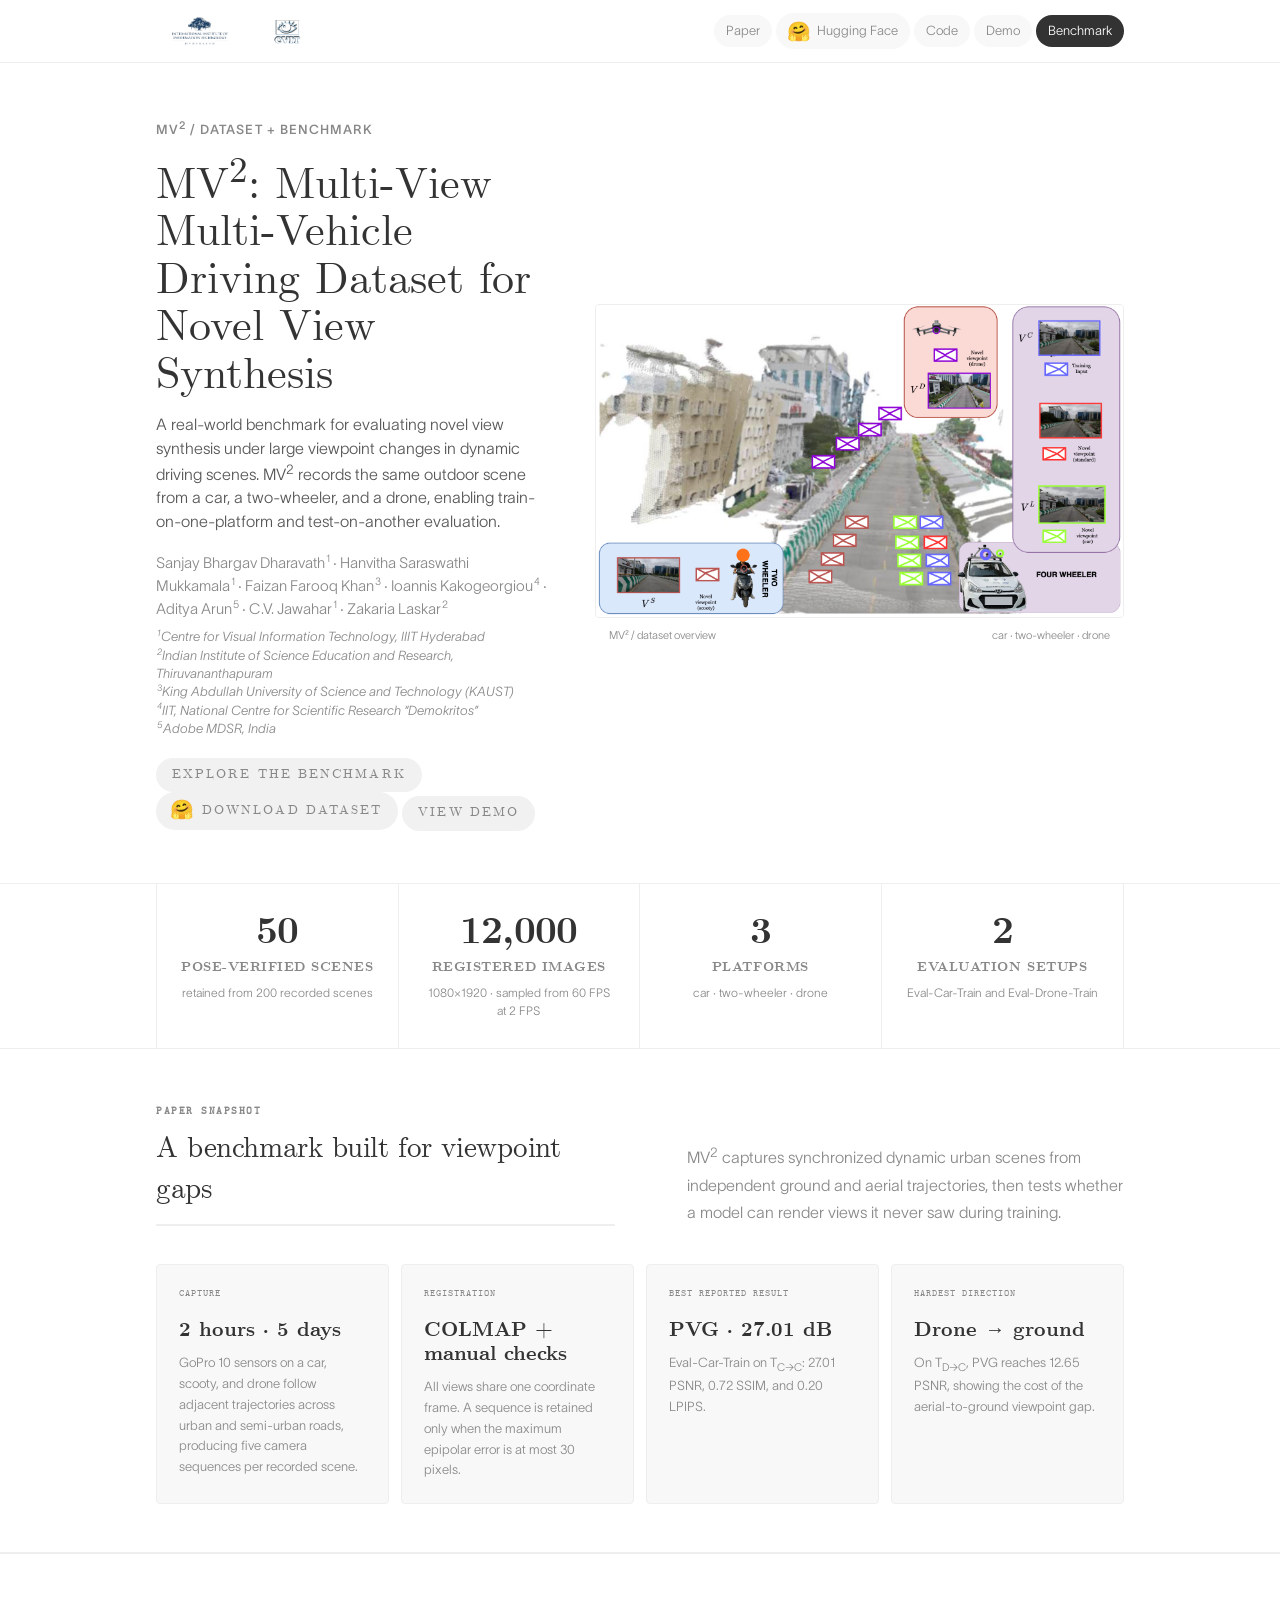
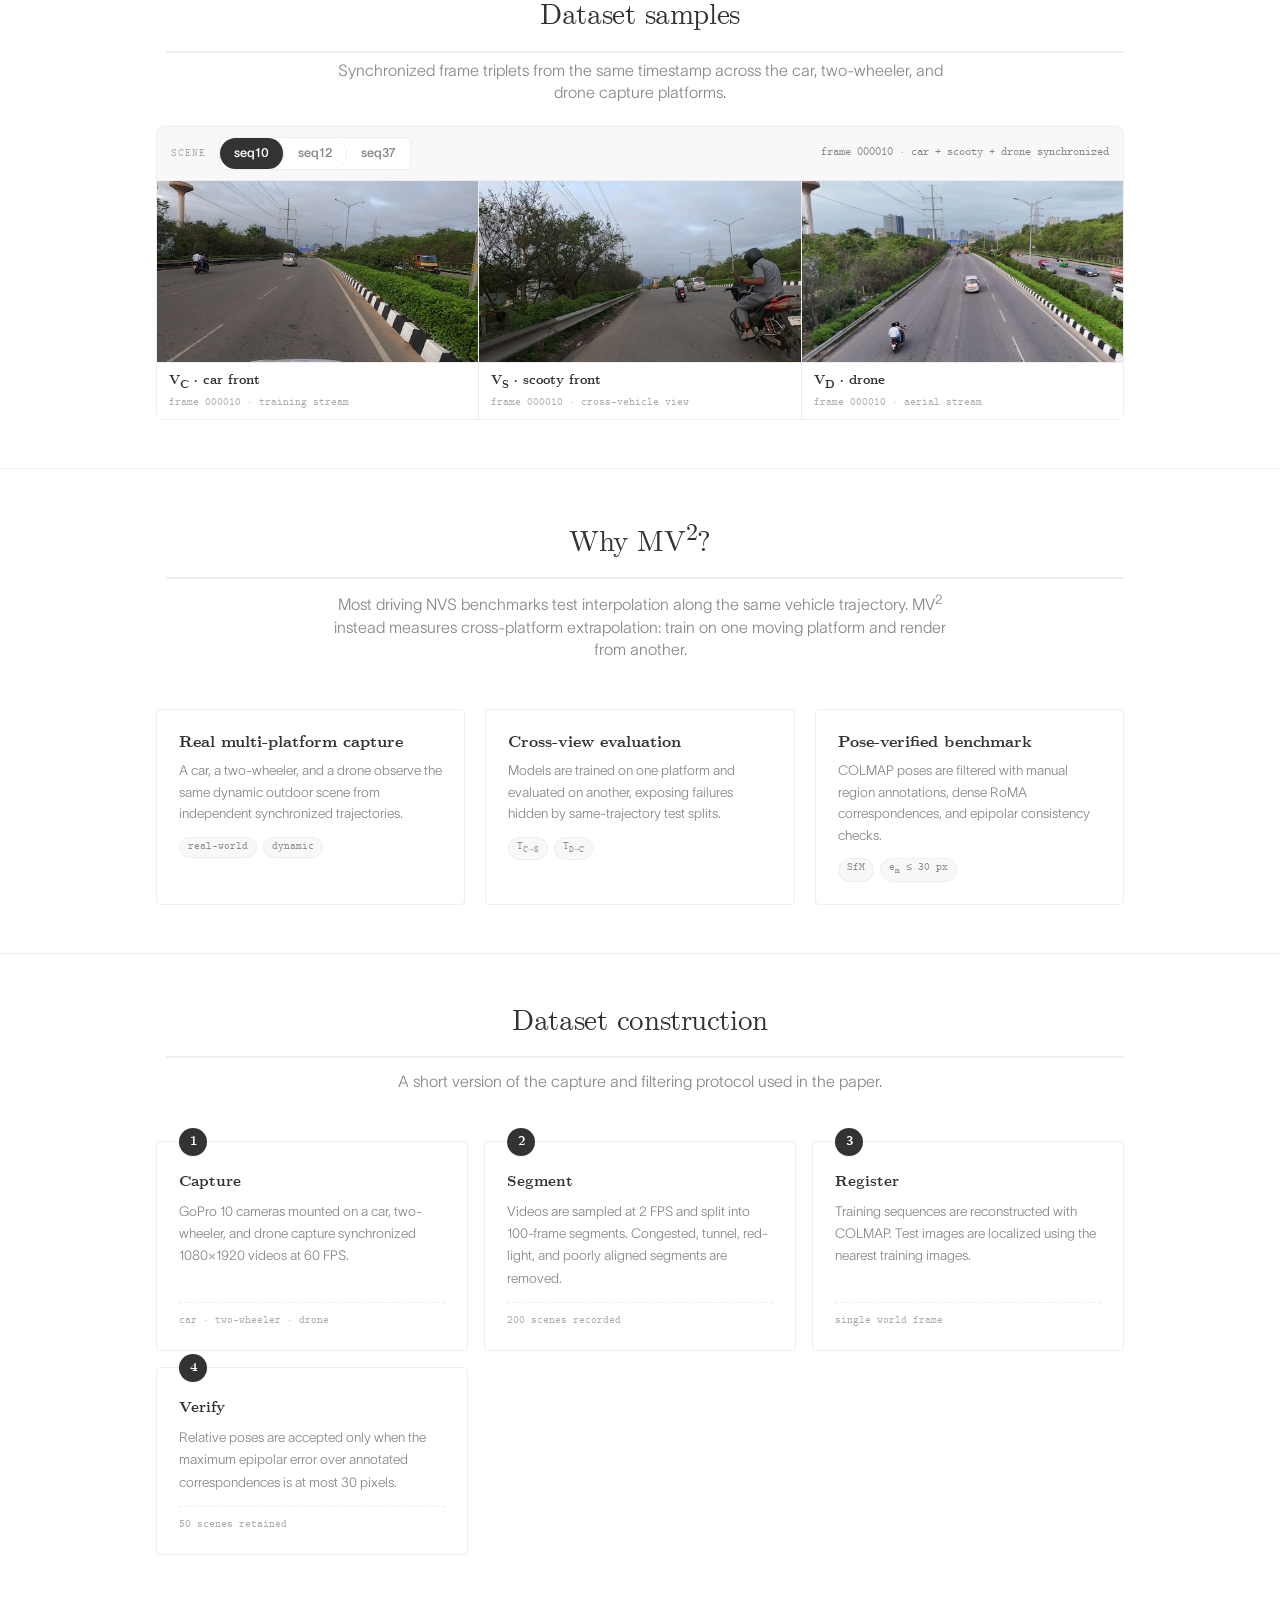
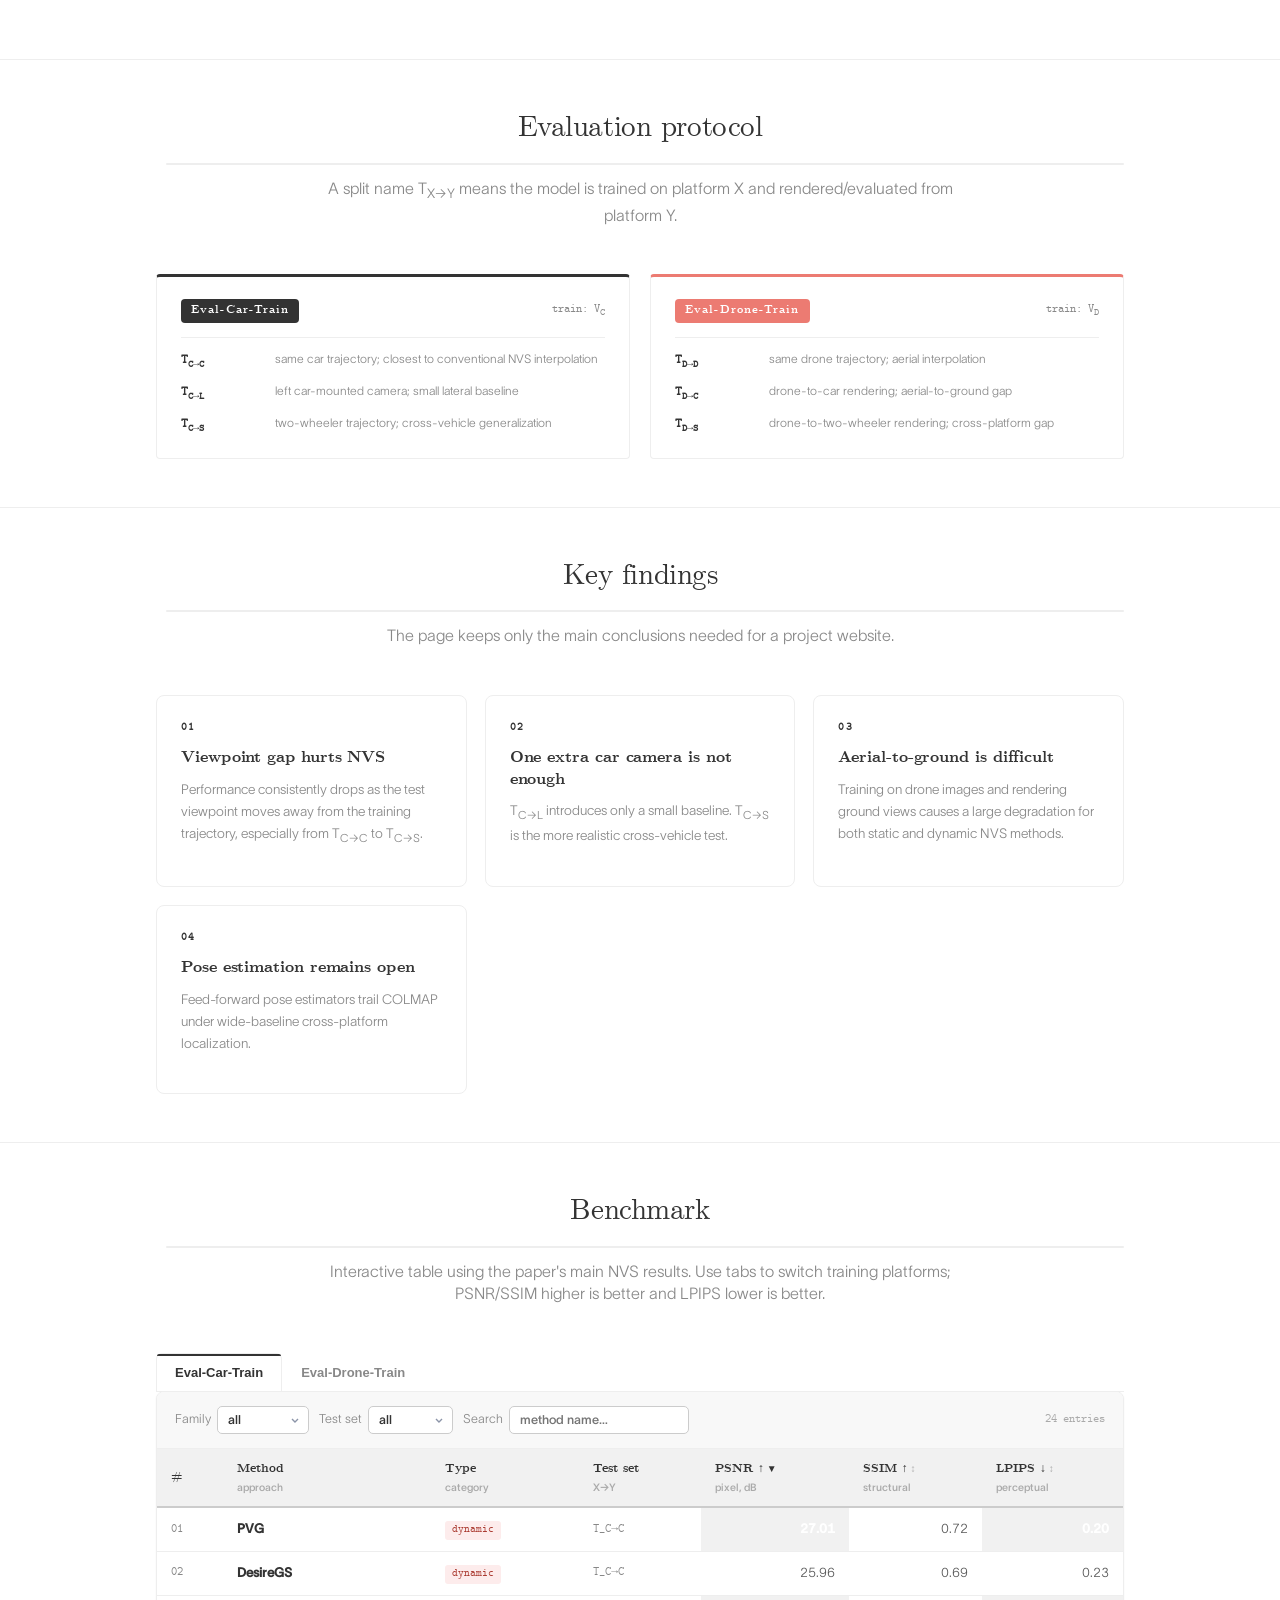
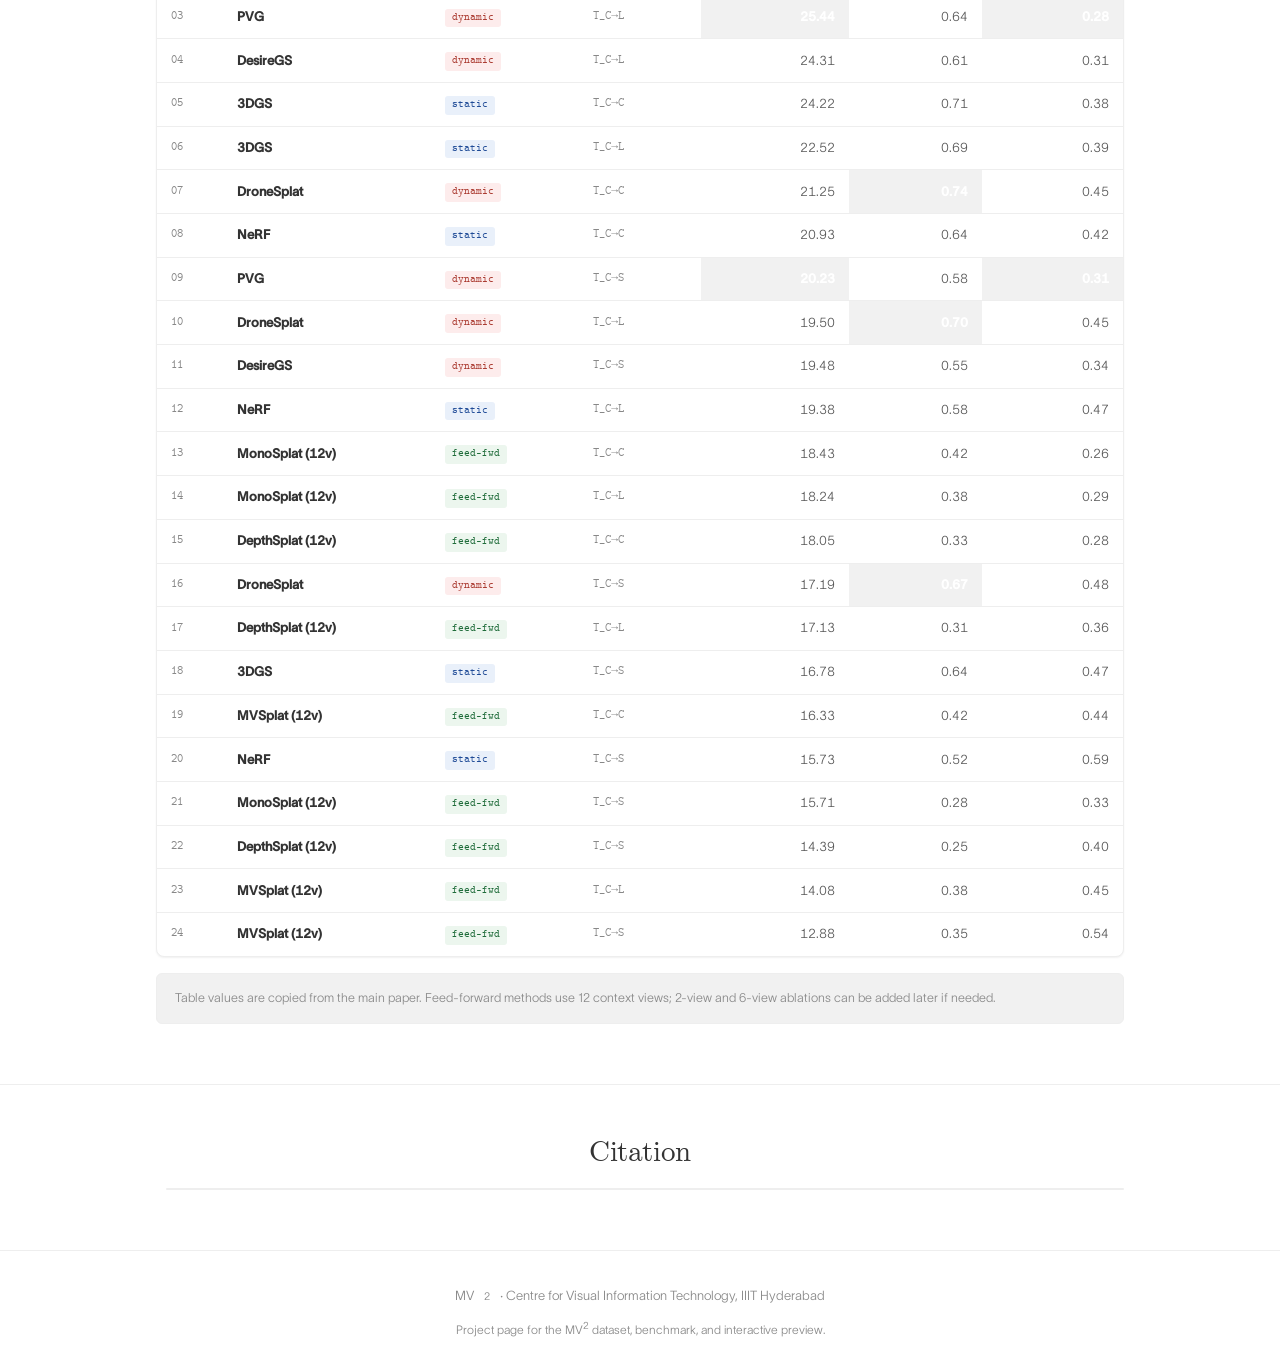
<file: index.html>
<!DOCTYPE html>
<html lang="en">
<head>
  <meta charset="UTF-8" />
  <meta name="viewport" content="width=device-width, initial-scale=1.0" />
  <title>Multi-View Multi-Vehicle Driving Dataset for Novel View Synthesis</title>
  <link rel="preload" href="assets/fonts/twk200.woff2" as="font" type="font/woff2" crossorigin>
  <link rel="preload" href="assets/fonts/cmunrm.woff2" as="font" type="font/woff2" crossorigin>
  <link rel="stylesheet" href="styles.css?v=6">
</head>
<body>

<header class="site-header">
  <div class="site-header-inner">
    <div class="affil-logos">
      <a class="affil-logo" href="https://www.iiit.ac.in/" target="_blank" rel="noopener" title="IIIT Hyderabad">
        <img src="assets/iiit-hyderabad-logo.png" alt="IIIT Hyderabad" />
      </a>
      <a class="affil-logo" href="https://cvit.iiit.ac.in/" target="_blank" rel="noopener" title="CVIT">
        <img src="assets/cvit-logo.png" alt="Centre for Visual Information Technology" />
      </a>
    </div>

    <div class="site-header-spacer"></div>

    <nav class="header-links">
      <a class="header-link" href="https://arxiv.org/pdf/2608.12442" target="_blank" rel="noopener">Paper</a>
      <!-- <a class="header-link" href="https://www.kaggle.com/datasets/sanjaybhargav810/mv2-dataset" target="_blank" rel="noopener">Dataset</a> -->
      <a class="header-link hf-link" href="https://huggingface.co/datasets/sanjay810/mv2-dataset" target="_blank" rel="noopener" title="Download MV2 from Hugging Face"><span class="hf-symbol" aria-hidden="true">🤗</span> Hugging Face</a>
      <a class="header-link" href="https://github.com/sanjay-810/MV2dataset" target="_blank" rel="noopener">Code</a>
      <a class="header-link" href="3dgs-demo.html">Demo</a>
      <a class="header-link browse" href="#benchmark">Benchmark</a>
    </nav>
  </div>
</header>

<section class="hero">
  <div class="hero-inner">
    <div class="hero-copy">
      <span class="hero-acronym">MV<sup>2</sup> / DATASET + BENCHMARK</span>
      <h1>MV<sup>2</sup>: Multi-View Multi-Vehicle Driving Dataset for Novel View Synthesis</h1>
      <p class="hero-tagline">A real-world benchmark for evaluating novel view synthesis under large viewpoint changes in dynamic driving scenes. MV<sup>2</sup> records the same outdoor scene from a car, a two-wheeler, and a drone, enabling train-on-one-platform and test-on-another evaluation.</p>
      <p class="hero-authors"><a href="https://sanjay-810.github.io/" target="_blank" rel="noopener">Sanjay Bhargav Dharavath<sup>1</sup></a> · <a href="https://scholar.google.com/citations?user=nx69V3AAAAAJ&hl=en" target="_blank" rel="noopener">Hanvitha Saraswathi Mukkamala<sup>1</sup></a> · <a href="https://faixan-khan.github.io/" target="_blank" rel="noopener">Faizan Farooq Khan<sup>3</sup></a> · <a href="https://users.iit.demokritos.gr/~i.kakogeorgiou/" target="_blank" rel="noopener">Ioannis Kakogeorgiou<sup>4</sup></a> · <a href="https://adityaarun1.github.io/" target="_blank" rel="noopener">Aditya Arun<sup>5</sup></a> · <a href="https://www.iiit.ac.in/faculty/jawahar-c-v/" target="_blank" rel="noopener">C.V. Jawahar<sup>1</sup></a> · <a href="https://scholar.google.com/citations?hl=en&user=kd3XIUkAAAAJ" target="_blank" rel="noopener">Zakaria Laskar<sup>2</sup></a></p>
      <div class="hero-affiliations" aria-label="Author affiliations">
        <p class="hero-affil"><sup>1</sup>Centre for Visual Information Technology, IIIT Hyderabad</p>
        <p class="hero-affil"><sup>2</sup>Indian Institute of Science Education and Research, Thiruvananthapuram</p>
        <p class="hero-affil"><sup>3</sup>King Abdullah University of Science and Technology (KAUST)</p>
        <p class="hero-affil"><sup>4</sup>IIT, National Centre for Scientific Research “Demokritos”</p>
        <p class="hero-affil"><sup>5</sup>Adobe MDSR, India</p>
      </div>

      <div class="hero-actions">
        <a class="hero-explore" href="#about">Explore the benchmark</a>
        <a class="hero-explore hero-explore-secondary hf-button" href="https://huggingface.co/datasets/sanjay810/mv2-dataset" target="_blank" rel="noopener"><span class="hf-symbol" aria-hidden="true">🤗</span> Download dataset</a>
        <a class="hero-explore hero-explore-secondary" href="3dgs-demo.html">View demo</a>
      </div>
    </div>
    <figure class="hero-visual">
      <img src="assets/mv2-overview.png" alt="MV2 dataset overview showing car, two-wheeler, and drone viewpoints for novel view synthesis" />
      <figcaption><span>MV² / dataset overview</span><span>car · two-wheeler · drone</span></figcaption>
    </figure>
  </div>
</section>

<section class="tldr-strip">
  <div class="wrap">
    <div class="tldr-grid">
      <div class="tldr-cell">
        <div class="tldr-num">50</div>
        <div class="tldr-lab">Pose-verified scenes</div>
        <div class="tldr-help">retained from 200 recorded scenes</div>
      </div>
      <div class="tldr-cell">
        <div class="tldr-num">12,000</div>
        <div class="tldr-lab">Registered images</div>
        <div class="tldr-help">1080×1920 · sampled from 60 FPS at 2 FPS</div>
      </div>
      <div class="tldr-cell">
        <div class="tldr-num">3</div>
        <div class="tldr-lab">Platforms</div>
        <div class="tldr-help">car · two-wheeler · drone</div>
      </div>
      <div class="tldr-cell">
        <div class="tldr-num">2</div>
        <div class="tldr-lab">Evaluation setups</div>
        <div class="tldr-help">Eval-Car-Train and Eval-Drone-Train</div>
      </div>
    </div>
  </div>
</section>

<section class="section snapshot-section" id="snapshot">
  <div class="wrap">
    <div class="snapshot-intro">
      <div>
        <span class="eyebrow">Paper snapshot</span>
        <h2 class="section-title section-title-left">A benchmark built for viewpoint gaps</h2>
      </div>
      <p class="snapshot-lede">MV<sup>2</sup> captures synchronized dynamic urban scenes from independent ground and aerial trajectories, then tests whether a model can render views it never saw during training.</p>
    </div>
    <div class="snapshot-grid">
      <article class="snapshot-card">
        <span class="snapshot-kicker">Capture</span>
        <strong>2 hours · 5 days</strong>
        <p>GoPro 10 sensors on a car, scooty, and drone follow adjacent trajectories across urban and semi-urban roads, producing five camera sequences per recorded scene.</p>
      </article>
      <article class="snapshot-card">
        <span class="snapshot-kicker">Registration</span>
        <strong>COLMAP + manual checks</strong>
        <p>All views share one coordinate frame. A sequence is retained only when the maximum epipolar error is at most 30 pixels.</p>
      </article>
      <article class="snapshot-card snapshot-card-accent">
        <span class="snapshot-kicker">Best reported result</span>
        <strong>PVG · 27.01 dB</strong>
        <p>Eval-Car-Train on T<sub>C→C</sub>: 27.01 PSNR, 0.72 SSIM, and 0.20 LPIPS.</p>
      </article>
      <article class="snapshot-card">
        <span class="snapshot-kicker">Hardest direction</span>
        <strong>Drone → ground</strong>
        <p>On T<sub>D→C</sub>, PVG reaches 12.65 PSNR, showing the cost of the aerial-to-ground viewpoint gap.</p>
      </article>
    </div>
  </div>
</section>

<section class="samples-section" id="samples">
  <div class="wrap">
    <div class="samples-head">
      <h2 class="section-title">Dataset samples</h2>
      <p class="section-sub">Synchronized frame triplets from the same timestamp across the car, two-wheeler, and drone capture platforms.</p>
    </div>

    <div class="samples-toolbar">
      <span class="samples-label">scene</span>
      <div class="samples-tabs" id="sceneTabs">
        <button class="samples-tab active" data-scene="seq10">seq10</button>
        <button class="samples-tab" data-scene="seq12">seq12</button>
        <button class="samples-tab" data-scene="seq37">seq37</button>
      </div>
      <span class="samples-spacer"></span>
      <span class="samples-meta" id="sceneMeta">frame 000010 · car + scooty + drone synchronized</span>
    </div>

    <div class="samples-grid" id="samplesGrid">
      <figure class="sample-tile" data-platform="V_C">
        <div class="sample-frame">
          <img data-sample="car" src="assets/images/seq10_car_front_000010.jpg" alt="seq10 car forward frame 000010" loading="lazy">
        </div>
        <figcaption><span class="sample-cap-name">V<sub>C</sub> · car front</span><span class="sample-cap-meta">frame 000010 · training stream</span></figcaption>
      </figure>

      <figure class="sample-tile" data-platform="V_S">
        <div class="sample-frame">
          <img data-sample="scooty" src="assets/images/seq10_scooty_front_000010.jpg" alt="seq10 scooty forward frame 000010" loading="lazy">
        </div>
        <figcaption><span class="sample-cap-name">V<sub>S</sub> · scooty front</span><span class="sample-cap-meta">frame 000010 · cross-vehicle view</span></figcaption>
      </figure>

      <figure class="sample-tile" data-platform="V_D">
        <div class="sample-frame">
          <img data-sample="drone" src="assets/images/seq10_drone_000010.jpg" alt="seq10 drone frame 000010" loading="lazy">
        </div>
        <figcaption><span class="sample-cap-name">V<sub>D</sub> · drone</span><span class="sample-cap-meta">frame 000010 · aerial stream</span></figcaption>
      </figure>
    </div>
  </div>
</section>

<section class="section" id="about">
  <div class="wrap">
    <h2 class="section-title">Why MV<sup>2</sup>?</h2>
    <p class="section-sub">Most driving NVS benchmarks test interpolation along the same vehicle trajectory. MV<sup>2</sup> instead measures cross-platform extrapolation: train on one moving platform and render from another.</p>

    <div class="cards-grid">
      <div class="card">
        <h3 class="card-title">Real multi-platform capture</h3>
        <p class="card-desc">A car, a two-wheeler, and a drone observe the same dynamic outdoor scene from independent synchronized trajectories.</p>
        <div class="card-chips"><span class="chip">real-world</span><span class="chip">dynamic</span></div>
      </div>
      <div class="card">
        <h3 class="card-title">Cross-view evaluation</h3>
        <p class="card-desc">Models are trained on one platform and evaluated on another, exposing failures hidden by same-trajectory test splits.</p>
        <div class="card-chips"><span class="chip">T<sub>C→S</sub></span><span class="chip">T<sub>D→C</sub></span></div>
      </div>
      <div class="card">
        <h3 class="card-title">Pose-verified benchmark</h3>
        <p class="card-desc">COLMAP poses are filtered with manual region annotations, dense RoMA correspondences, and epipolar consistency checks.</p>
        <div class="card-chips"><span class="chip">SfM</span><span class="chip">e<sub>m</sub> ≤ 30 px</span></div>
      </div>
    </div>
  </div>
</section>

<section class="section section-alt" id="protocol">
  <div class="wrap">
    <h2 class="section-title">Dataset construction</h2>
    <p class="section-sub">A short version of the capture and filtering protocol used in the paper.</p>

    <div class="pipeline compact-pipeline">
      <div class="pipeline-step">
        <div class="pipeline-num">1</div>
        <h4>Capture</h4>
        <p>GoPro 10 cameras mounted on a car, two-wheeler, and drone capture synchronized 1080×1920 videos at 60 FPS.</p>
        <div class="pipeline-meta">car · two-wheeler · drone</div>
      </div>
      <div class="pipeline-step">
        <div class="pipeline-num">2</div>
        <h4>Segment</h4>
        <p>Videos are sampled at 2 FPS and split into 100-frame segments. Congested, tunnel, red-light, and poorly aligned segments are removed.</p>
        <div class="pipeline-meta">200 scenes recorded</div>
      </div>
      <div class="pipeline-step">
        <div class="pipeline-num">3</div>
        <h4>Register</h4>
        <p>Training sequences are reconstructed with COLMAP. Test images are localized using the nearest training images.</p>
        <div class="pipeline-meta">single world frame</div>
      </div>
      <div class="pipeline-step">
        <div class="pipeline-num">4</div>
        <h4>Verify</h4>
        <p>Relative poses are accepted only when the maximum epipolar error over annotated correspondences is at most 30 pixels.</p>
        <div class="pipeline-meta">50 scenes retained</div>
      </div>
    </div>
  </div>
</section>

<section class="section" id="splits">
  <div class="wrap">
    <h2 class="section-title">Evaluation protocol</h2>
    <p class="section-sub">A split name T<sub>X→Y</sub> means the model is trained on platform X and rendered/evaluated from platform Y.</p>

    <div class="splits-grid">
      <div class="split-card setup-car">
        <div class="split-header">
          <span class="split-tag">Eval-Car-Train</span>
          <span class="split-train">train: V<sub>C</sub></span>
        </div>
        <div class="split-rows">
          <div class="split-row"><span class="split-name">T<sub>C→C</sub></span><span class="split-help">same car trajectory; closest to conventional NVS interpolation</span></div>
          <div class="split-row"><span class="split-name">T<sub>C→L</sub></span><span class="split-help">left car-mounted camera; small lateral baseline</span></div>
          <div class="split-row"><span class="split-name">T<sub>C→S</sub></span><span class="split-help">two-wheeler trajectory; cross-vehicle generalization</span></div>
        </div>
      </div>

      <div class="split-card setup-drone">
        <div class="split-header">
          <span class="split-tag drone">Eval-Drone-Train</span>
          <span class="split-train">train: V<sub>D</sub></span>
        </div>
        <div class="split-rows">
          <div class="split-row"><span class="split-name">T<sub>D→D</sub></span><span class="split-help">same drone trajectory; aerial interpolation</span></div>
          <div class="split-row"><span class="split-name">T<sub>D→C</sub></span><span class="split-help">drone-to-car rendering; aerial-to-ground gap</span></div>
          <div class="split-row"><span class="split-name">T<sub>D→S</sub></span><span class="split-help">drone-to-two-wheeler rendering; cross-platform gap</span></div>
        </div>
      </div>
    </div>
  </div>
</section>

<section class="section section-alt" id="findings">
  <div class="wrap">
    <h2 class="section-title">Key findings</h2>
    <p class="section-sub">The page keeps only the main conclusions needed for a project website.</p>

    <div class="findings-grid findings-grid-compact">
      <article class="finding">
        <div class="finding-num">01</div>
        <h3>Viewpoint gap hurts NVS</h3>
        <p>Performance consistently drops as the test viewpoint moves away from the training trajectory, especially from T<sub>C→C</sub> to T<sub>C→S</sub>.</p>
      </article>
      <article class="finding">
        <div class="finding-num">02</div>
        <h3>One extra car camera is not enough</h3>
        <p>T<sub>C→L</sub> introduces only a small baseline. T<sub>C→S</sub> is the more realistic cross-vehicle test.</p>
      </article>
      <article class="finding">
        <div class="finding-num">03</div>
        <h3>Aerial-to-ground is difficult</h3>
        <p>Training on drone images and rendering ground views causes a large degradation for both static and dynamic NVS methods.</p>
      </article>
      <article class="finding">
        <div class="finding-num">04</div>
        <h3>Pose estimation remains open</h3>
        <p>Feed-forward pose estimators trail COLMAP under wide-baseline cross-platform localization.</p>
      </article>
    </div>
  </div>
</section>

<section class="section" id="benchmark">
  <div class="wrap">
    <h2 class="section-title">Benchmark</h2>
    <p class="section-sub">Interactive table using the paper's main NVS results. Use tabs to switch training platforms; PSNR/SSIM higher is better and LPIPS lower is better.</p>

    <div class="bench-tabs" id="benchTabs">
      <button class="bench-tab active" data-tab="car">Eval-Car-Train</button>
      <button class="bench-tab" data-tab="drone">Eval-Drone-Train</button>
    </div>

    <div class="bench-table-wrap">
      <div class="bench-toolbar">
        <label>Family
          <select id="filterFam"><option value="all">all</option></select>
        </label>
        <label>Test set
          <select id="filterTe"><option value="all">all</option></select>
        </label>
        <label>Search
          <input type="text" id="filterSearch" placeholder="method name…"/>
        </label>
        <span class="bench-toolbar-spacer"></span>
        <span class="bench-count" id="benchCount">— entries</span>
      </div>
      <div style="overflow-x:auto">
        <table class="bench-table" id="benchTable">
          <thead></thead>
          <tbody></tbody>
        </table>
      </div>
    </div>

    <p class="bench-footnote">Table values are copied from the main paper. Feed-forward methods use 12 context views; 2-view and 6-view ablations can be added later if needed.</p>
  </div>
</section>

<section class="section section-alt" id="cite">
  <div class="wrap">
    <h2 class="section-title">Citation</h2>
    <!-- <p class="section-sub">Citation block for the MV<sup>2</sup> paper.</p>
    <pre class="citation-block"><button class="copy-btn" id="copyBib">copy</button><code id="bib"><span class="at">@inproceedings</span>{<span class="key">mv2_2026</span>,
  <span class="key">title</span> = {<span class="val">MV2: Multi-View Multi-Vehicle Driving Dataset for Novel View Synthesis</span>},
  <span class="key">author</span> = {<span class="val">Dharavath, Sanjay Bhargav and Mukkamala, Hanvitha Saraswathi and Khan, Faizan Farooq and Kakogeorgiou, Ioannis and Arun, Aditya and Laskar, Zakaria and Jawahar, C. V.</span>},
  <span class="key">booktitle</span> = {<span class="val">ECCV</span>},
  <span class="key">year</span> = {<span class="val">2026</span>} -->
<!-- }</code></pre> -->
  </div>
</section>

<footer class="footer">
  <div class="wrap">
    <div class="footer-cc">MV<sup>2</sup> · Centre for Visual Information Technology, IIIT Hyderabad</div>
    <p class="footer-meta">Project page for the MV<sup>2</sup> dataset, benchmark, and interactive preview.</p>
  </div>
</footer>

<script src="scripts.js?v=4"></script>
</body>
</html>
</file>
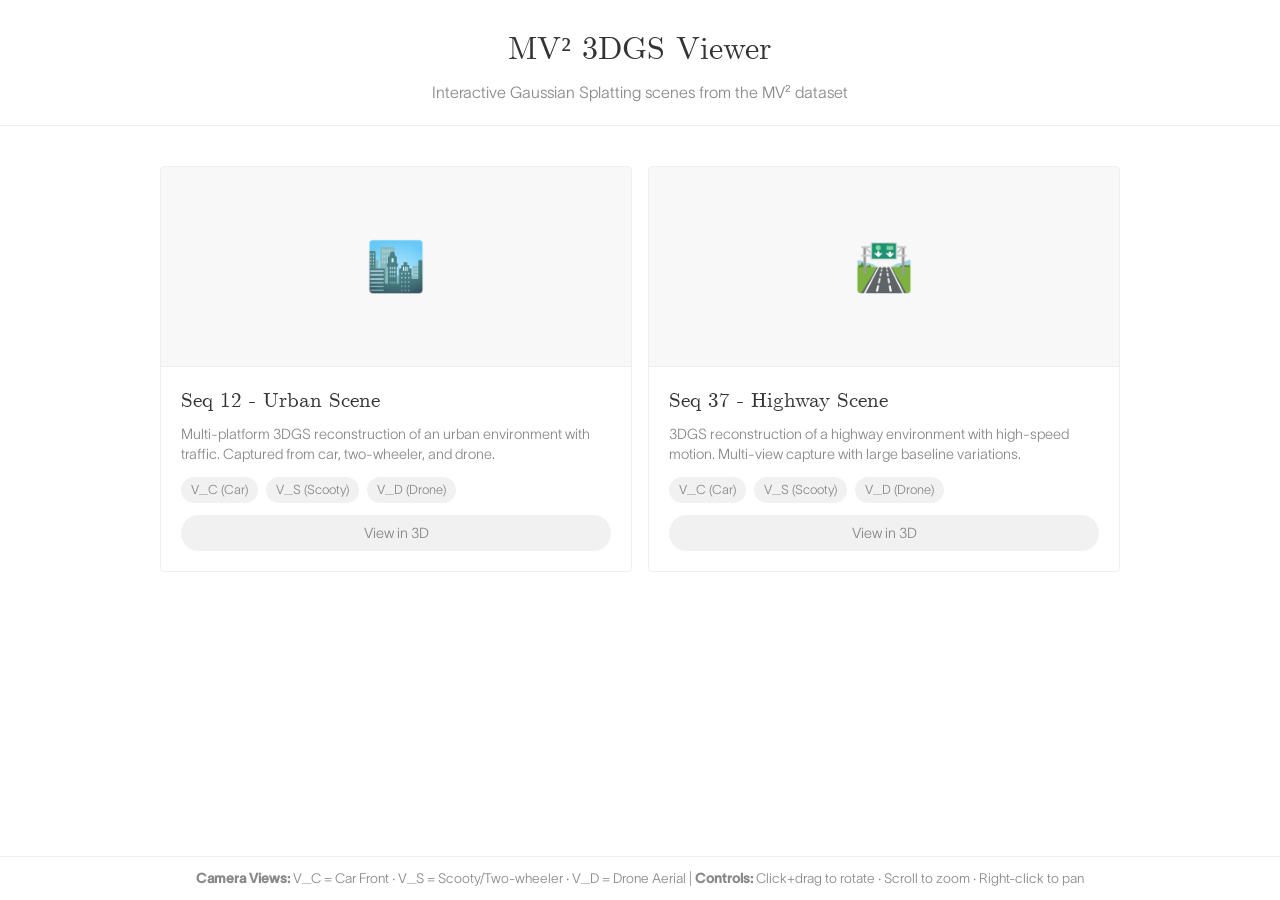
<file: 3dgs-demo.html>
<!DOCTYPE html>
<html lang="en">
<head>
<meta charset="UTF-8">
<meta name="viewport" content="width=device-width, initial-scale=1.0">
<title>MV² 3DGS Viewer - Interactive Demo</title>
<style>
  @font-face {
    font-family: "Computer Modern Serif";
    src: url("assets/fonts/cmunrm.woff2") format("woff2");
    font-weight: 400;
    font-style: normal;
    font-display: swap;
  }
  @font-face {
    font-family: "TWK Lausanne";
    src: url("assets/fonts/twk200.woff2") format("woff2");
    font-weight: 200;
    font-style: normal;
    font-display: swap;
  }
  @font-face {
    font-family: "TWK Lausanne";
    src: url("assets/fonts/twk500.woff2") format("woff2");
    font-weight: 500;
    font-style: normal;
    font-display: swap;
  }
  * { box-sizing: border-box; }
  html, body {
    width: 100%;
    height: 100%;
    margin: 0;
    padding: 0;
    background: linear-gradient(135deg, #0c111e 0%, #1a1f2e 100%);
    color: #eef4ff;
    font-family: -apple-system, BlinkMacSystemFont, 'Segoe UI', 'Roboto', sans-serif;
    line-height: 1.6;
  }
  
  .page {
    display: none;
    position: fixed;
    inset: 0;
    z-index: 10;
  }
  
  .page.active {
    display: flex;
    flex-direction: column;
  }
  
  /* Scene Grid Page */
  .scenes-page {
    flex-direction: column;
  }
  
  .scenes-page.active {
    display: flex;
  }
  
  header {
    background: rgba(14, 20, 34, 0.9);
    backdrop-filter: blur(10px);
    border-bottom: 1px solid rgba(120, 167, 255, 0.2);
    padding: 30px 40px;
    text-align: center;
  }
  
  h1 {
    margin: 0 0 8px 0;
    font-size: 2em;
    background: linear-gradient(135deg, #78a7ff, #a8c5ff);
    -webkit-background-clip: text;
    -webkit-text-fill-color: transparent;
    background-clip: text;
  }
  
  .tagline {
    color: #9db1d3;
    margin: 0;
  }
  
  .content {
    flex: 1;
    overflow-y: auto;
    padding: 40px;
  }
  
  .scenes-grid {
    display: grid;
    grid-template-columns: repeat(auto-fit, minmax(300px, 1fr));
    gap: 24px;
    max-width: 1200px;
    margin: 0 auto;
  }
  
  .scene-card {
    background: rgba(14, 20, 34, 0.6);
    border: 1px solid rgba(120, 167, 255, 0.3);
    border-radius: 12px;
    overflow: hidden;
    transition: all 0.3s ease;
    cursor: pointer;
    display: flex;
    flex-direction: column;
  }
  
  .scene-card:hover {
    border-color: rgba(120, 167, 255, 0.6);
    background: rgba(14, 20, 34, 0.8);
    box-shadow: 0 8px 24px rgba(120, 167, 255, 0.15);
    transform: translateY(-2px);
  }
  
  .scene-preview {
    width: 100%;
    height: 200px;
    background: linear-gradient(135deg, rgba(120, 167, 255, 0.1), rgba(168, 197, 255, 0.1));
    display: flex;
    align-items: center;
    justify-content: center;
    font-size: 3em;
    border-bottom: 1px solid rgba(120, 167, 255, 0.2);
  }
  
  .scene-info {
    padding: 20px;
    flex: 1;
    display: flex;
    flex-direction: column;
  }
  
  .scene-title {
    font-size: 1.3em;
    font-weight: 600;
    margin: 0 0 8px 0;
    color: #eef4ff;
  }
  
  .scene-desc {
    font-size: 0.9em;
    color: #9db1d3;
    margin: 0 0 12px 0;
    flex: 1;
  }
  
  .scene-cameras {
    display: flex;
    gap: 8px;
    flex-wrap: wrap;
    margin-bottom: 12px;
  }
  
  .camera-tag {
    background: rgba(120, 167, 255, 0.15);
    border: 1px solid rgba(120, 167, 255, 0.3);
    color: #78a7ff;
    padding: 4px 10px;
    border-radius: 4px;
    font-size: 0.8em;
    font-weight: 500;
  }
  
  .view-buttons {
    display: flex;
    gap: 8px;
  }
  
  .btn {
    flex: 1;
    padding: 10px 16px;
    border: none;
    border-radius: 6px;
    font-weight: 600;
    font-size: 0.9em;
    cursor: pointer;
    transition: all 0.2s;
    text-decoration: none;
    text-align: center;
    display: inline-block;
  }
  
  .btn-primary {
    background: linear-gradient(135deg, #78a7ff, #a8c5ff);
    color: #0c111e;
  }
  
  .btn-primary:hover {
    transform: translateY(-1px);
    box-shadow: 0 4px 12px rgba(120, 167, 255, 0.3);
  }
  
  .btn-secondary {
    background: rgba(120, 167, 255, 0.15);
    color: #78a7ff;
    border: 1px solid rgba(120, 167, 255, 0.3);
  }
  
  .btn-secondary:hover {
    background: rgba(120, 167, 255, 0.25);
  }
  
  /* Viewer Page */
  .viewer-page {
    position: fixed;
    inset: 0;
    z-index: 20;
    display: none;
    pointer-events: none;
  }
  
  .viewer-page.active {
    display: block;
    pointer-events: auto;
  }
  
  #viewer {
    position: absolute;
    inset: 0;
  }
  
  .viewer-hud {
    position: fixed;
    left: 16px;
    top: 16px;
    display: flex;
    gap: 8px;
    align-items: center;
    z-index: 4;
    pointer-events: none;
  }
  
  .pill {
    display: inline-flex;
    align-items: center;
    gap: 7px;
    min-height: 30px;
    padding: 6px 10px;
    border: 1px solid rgba(255, 255, 255, 0.14);
    border-radius: 5px;
    background: rgba(14, 20, 34, 0.82);
    color: #9db1d3;
    font-size: 12px;
    font-weight: 600;
    letter-spacing: 0.01em;
    backdrop-filter: blur(8px);
  }
  
  .dot {
    width: 7px;
    height: 7px;
    border-radius: 999px;
    background: #32c66a;
    box-shadow: 0 0 0 3px rgba(50, 198, 106, 0.18);
  }
  
  .viewer-controls {
    position: fixed;
    right: 16px;
    bottom: 16px;
    display: flex;
    gap: 8px;
    z-index: 4;
  }
  
  .control-btn {
    background: rgba(14, 20, 34, 0.82);
    border: 1px solid rgba(255, 255, 255, 0.14);
    color: #78a7ff;
    width: 40px;
    height: 40px;
    border-radius: 6px;
    cursor: pointer;
    font-size: 18px;
    display: flex;
    align-items: center;
    justify-content: center;
    backdrop-filter: blur(8px);
    transition: all 0.2s;
  }
  .control-btn:hover {
    background: rgba(14, 20, 34, 0.95);
    border-color: rgba(120, 167, 255, 0.5);
  }
  
  .status {
    position: fixed;
    right: 16px;
    bottom: 70px;
    z-index: 4;
    max-width: 360px;
    padding: 12px;
    border: 1px solid rgba(255, 255, 255, 0.14);
    border-radius: 6px;
    background: rgba(14, 20, 34, 0.82);
    color: #9db1d3;
    font-size: 12px;
    line-height: 1.45;
    backdrop-filter: blur(8px);
  }
  
  .status strong {
    color: #eef4ff;
  }
  
  .status.error {
    color: #ffd6d2;
    border-color: rgba(255, 120, 102, 0.32);
    background: rgba(60, 20, 24, 0.88);
  }
  
  .camera-selector {
    position: fixed;
    left: 16px;
    bottom: 16px;
    background: rgba(14, 20, 34, 0.82);
    border: 1px solid rgba(255, 255, 255, 0.14);
    border-radius: 6px;
    backdrop-filter: blur(8px);
    z-index: 4;
  }
  
  .camera-selector label {
    display: block;
    padding: 8px 12px;
    font-size: 12px;
    color: #9db1d3;
    font-weight: 600;
    margin: 0;
  }
  
  .camera-selector select {
    display: block;
    width: 100%;
    padding: 8px 12px;
    background: rgba(0, 0, 0, 0.3);
    border: none;
    border-top: 1px solid rgba(255, 255, 255, 0.14);
    color: #78a7ff;
    font-size: 12px;
    cursor: pointer;
  }
  
  canvas { display: block; }
  
  footer {
    position: fixed;
    bottom: 0;
    left: 0;
    right: 0;
    background: rgba(14, 20, 34, 0.9);
    border-top: 1px solid rgba(120, 167, 255, 0.2);
    padding: 12px;
    text-align: center;
    color: #9db1d3;
    font-size: 0.85em;
  }
  
  @media (max-width: 600px) {
    header { padding: 20px; }
    h1 { font-size: 1.4em; }
    .scenes-grid { grid-template-columns: 1fr; }
    .content { padding: 20px; }
  }

  /* Match the main site and the Do as I Do academic theme. */
  html, body {
    background: #fff;
    color: #333;
    font-family: "TWK Lausanne", sans-serif;
    font-weight: 200;
    line-height: 1.4;
  }
  header {
    padding: 28px 24px 22px;
    background: rgba(255, 255, 255, .94);
    border-bottom: 1px solid #eee;
    backdrop-filter: blur(8px);
  }
  h1,
  .scene-title {
    font-family: "Computer Modern Serif", serif;
    font-weight: 400;
  }
  h1 {
    color: #333;
    background: none;
    -webkit-text-fill-color: currentColor;
  }
  .tagline,
  .scene-desc { color: #888; }
  .content { padding: 40px 24px 76px; }
  .scenes-grid {
    max-width: 960px;
    gap: 16px;
  }
  .scene-card {
    background: #fff;
    border: 1px solid #eee;
    border-radius: 4px;
    transition: border-color .2s ease-in-out, transform .2s ease-in-out;
  }
  .scene-card:hover {
    background: #fff;
    border-color: #ccc;
    box-shadow: none;
    transform: scale(1.01);
  }
  .scene-preview {
    color: #333;
    background: #f8f8f8;
    border-bottom: 1px solid #eee;
  }
  .scene-title { color: #333; }
  .camera-tag {
    padding: 4px 10px;
    color: #888;
    background: #f1f1f1;
    border: 0;
    border-radius: 999px;
    font-weight: 200;
  }
  .btn {
    padding: 8px 16px;
    border-radius: 999px;
    font-family: inherit;
    font-weight: 200;
  }
  .btn-primary,
  .btn-secondary {
    color: #888;
    background: #f1f1f1;
    border: 0;
  }
  .btn-primary:hover,
  .btn-secondary:hover {
    color: #fff;
    background: #333;
    box-shadow: none;
    transform: none;
  }
  footer {
    color: #888;
    background: rgba(255, 255, 255, .94);
    border-top: 1px solid #eee;
    backdrop-filter: blur(8px);
  }

  /* The canvas stays dark; its floating controls use the same neutral pills. */
  .viewer-page { background: #0c111e; }
  .pill,
  .status,
  .camera-selector,
  .control-btn {
    color: #555;
    background: rgba(255, 255, 255, .9);
    border: 1px solid rgba(255, 255, 255, .7);
    border-radius: 999px;
    box-shadow: 0 2px 12px rgba(0, 0, 0, .1);
    font-family: inherit;
    font-weight: 200;
  }
  .status { border-radius: 4px; }
  .status strong { color: #333; font-weight: 500; }
  .control-btn { color: #555; }
  .control-btn:hover {
    color: #fff;
    background: #333;
    border-color: #333;
  }
  .camera-selector { border-radius: 4px; overflow: hidden; }
  .camera-selector label { color: #888; font-weight: 200; }
  .camera-selector select {
    color: #333;
    background: #f8f8f8;
    border-top-color: #eee;
    font-family: inherit;
  }
</style>
</head>
<body>

<!-- Scenes Directory Page -->
<div class="scenes-page active">
  <header>
    <h1>MV² 3DGS Viewer</h1>
    <p class="tagline">Interactive Gaussian Splatting scenes from the MV² dataset</p>
  </header>
  
  <div class="content">
    <div class="scenes-grid">
      <!-- Seq 12 -->
      <div class="scene-card" onclick="APP.launchScene('seq12', 'V_C')">
        <div class="scene-preview">🏙️</div>
        <div class="scene-info">
          <h3 class="scene-title">Seq 12 - Urban Scene</h3>
          <p class="scene-desc">Multi-platform 3DGS reconstruction of an urban environment with traffic. Captured from car, two-wheeler, and drone.</p>
          <div class="scene-cameras">
            <span class="camera-tag">V_C (Car)</span>
            <span class="camera-tag">V_S (Scooty)</span>
            <span class="camera-tag">V_D (Drone)</span>
          </div>
          <div class="view-buttons">
            <span class="btn btn-primary">View in 3D</span>
          </div>
        </div>
      </div>
      
      <!-- Seq 37 -->
      <div class="scene-card" onclick="APP.launchScene('seq37', 'V_C')">
        <div class="scene-preview">🛣️</div>
        <div class="scene-info">
          <h3 class="scene-title">Seq 37 - Highway Scene</h3>
          <p class="scene-desc">3DGS reconstruction of a highway environment with high-speed motion. Multi-view capture with large baseline variations.</p>
          <div class="scene-cameras">
            <span class="camera-tag">V_C (Car)</span>
            <span class="camera-tag">V_S (Scooty)</span>
            <span class="camera-tag">V_D (Drone)</span>
          </div>
          <div class="view-buttons">
            <span class="btn btn-primary">View in 3D</span>
          </div>
        </div>
      </div>
      
    </div>
  </div>
  
  <footer>
    <strong>Camera Views:</strong> V_C = Car Front · V_S = Scooty/Two-wheeler · V_D = Drone Aerial | 
    <strong>Controls:</strong> Click+drag to rotate · Scroll to zoom · Right-click to pan
  </footer>
</div>

<!-- 3DGS Viewer Page -->
<div class="viewer-page" id="viewerPage">
  <div id="viewer"></div>
  <div class="viewer-hud">
    <span class="pill"><span class="dot"></span><span id="sceneLabel">3DGS</span></span>
    <span class="pill" id="camLabel">V_C</span>
  </div>
  
  <div class="camera-selector">
    <label for="cameraSelect">Camera:</label>
    <select id="cameraSelect">
      <option value="V_C">Car (V_C)</option>
      <option value="V_S">Scooty (V_S)</option>
      <option value="V_D">Drone (V_D)</option>
      <option value="free">Free Camera</option>
    </select>
  </div>
  
  <div class="viewer-controls">
    <button class="control-btn" id="homeBtn" title="Reset Camera">⌂</button>
    <button class="control-btn" id="backBtn" title="Back to Scenes">←</button>
  </div>
  
  <div class="status" id="status"><strong>Loading</strong> splats...</div>
</div>

<script src="vendor/three-0.160.0.min.js"></script>
<script src="vendor/gaussian-splats-3d-0.4.7.umd.js"></script>

<script>
const APP = {
  currentScene: null,
  currentCam: null,
  viewer: null,
  scenes: {
    seq12: {
      label: 'seq12 combined 3DGS',
      path: 'assets/3dgs/seq12-all.ply',
      scale: [1, 1, 1],
    },
    seq37: {
      label: 'seq37 combined 3DGS',
      path: 'assets/3dgs/seq37-all.ply',
      scale: [1, 1, 1],
    },
  },
  sceneAliases: {
    seq012: 'seq12',
    seq037: 'seq37',
  },
  camLabels: {
    V_C: 'V_C (Car)',
    V_S: 'V_S (Scooty)',
    V_D: 'V_D (Drone)',
    free: 'Free',
  },
  poseMap: {},
  
  async init() {
    const params = new URLSearchParams(window.location.search);
    this.currentScene = params.get('scene') || null;
    this.currentCam = params.get('cam') || 'V_C';
    
    if (this.currentScene && this.scenes[this.currentScene]) {
      this.showViewer();
      await this.loadScene();
    }
  },
  
  launchScene(scene, cam) {
    this.currentScene = scene;
    this.currentCam = cam || this.currentCam || 'V_C';
    this.showViewer();
    this.loadScene();
  },
  
  showViewer() {
    document.querySelector('.scenes-page').classList.remove('active');
    document.getElementById('viewerPage').classList.add('active');
  },
  
  showScenes() {
    if (this.viewer) {
      this.viewer.dispose?.();
    }
    document.querySelector('.scenes-page').classList.add('active');
    document.getElementById('viewerPage').classList.remove('active');
  },
  
  async loadScene() {
    const sceneKey = this.sceneAliases[this.currentScene] || this.currentScene;
    const scene = this.scenes[sceneKey];
    
    if (!scene) {
      this.fail('Scene not found: ' + this.currentScene);
      return;
    }
    
    const status = document.getElementById('status');
    document.getElementById('sceneLabel').textContent = scene.label;
    document.getElementById('cameraSelect').value = this.currentCam;

    if (window.location.protocol === 'file:') {
      this.fail('Open the site through http://127.0.0.1:8000 so the viewer can fetch local PLY assets. Browsers block these asset requests from file:// pages.');
      return;
    }
    
    // Load camera poses if not already loaded
    if (!this.poseMap[sceneKey]) {
      try {
        const response = await fetch('assets/3dgs/camera-poses.json');
        if (response.ok) {
          this.poseMap = await response.json();
        }
      } catch (e) {}
    }
    
    const GaussianSplats3D = window.GaussianSplats3D || window['Gaussian Splats 3D'];
    if (!window.THREE || !GaussianSplats3D) {
      this.fail('Viewer libraries not loaded');
      return;
    }
    
    const scenePose = this.poseMap[sceneKey] || {};
    const track = scenePose.tracks && scenePose.tracks[this.currentCam];
    const preset = (scenePose.presets && scenePose.presets[this.currentCam]) || {
      label: 'Default camera',
      position: [0.35, -1.2, 0.35],
      lookAt: [0, 0.4, 0],
      up: [0, 0, 1],
    };
    
    // Use middle pose from trajectory for initial viewpoint
    let camera = { ...preset, label: this.camLabels[this.currentCam] || preset.label };
    if (track && track.points && track.points.length > 0) {
      const midIdx = Math.floor(track.points.length / 2);
      const midPoint = track.points[midIdx];
      const prevPoint = track.points[Math.max(0, midIdx - 1)];
      const nextPoint = track.points[Math.min(track.points.length - 1, midIdx + 1)];
      const direction = [nextPoint[0] - prevPoint[0], nextPoint[1] - prevPoint[1], nextPoint[2] - prevPoint[2]];
      const len = Math.sqrt(direction[0]*direction[0] + direction[1]*direction[1] + direction[2]*direction[2]);
      if (len > 0) {
        camera.lookAt = [midPoint[0] + direction[0]/len * 0.1, midPoint[1] + direction[1]/len * 0.1, midPoint[2] + direction[2]/len * 0.1];
      }
      camera.position = midPoint;
    }
    
    document.getElementById('camLabel').textContent = this.camLabels[this.currentCam] || 'Camera';
    
    try {
      // If viewer already exists, dispose it and reload
      if (this.viewer) {
        this.viewer.dispose?.();
        this.viewer = null;
      }
      
      const overlayScene = this.buildPoseScene(scenePose);
      this.viewer = new GaussianSplats3D.Viewer({
        rootElement: document.getElementById('viewer'),
        threeScene: new THREE.Scene(),
        cameraUp: camera.up || [0, 0, 1],
        initialCameraPosition: camera.position,
        initialCameraLookAt: camera.lookAt,
        sharedMemoryForWorkers: false,
        gpuAcceleratedSort: false,
        integerBasedSort: false,
      });
      
      this.initialCameraState = {
        position: camera.position,
        lookAt: camera.lookAt,
        up: camera.up || [0, 0, 1],
      };
      this.renderOverlayAfterSplats(overlayScene);
      
      await this.viewer.addSplatScene(scene.path, {
        splatAlphaRemovalThreshold: 3,
        showLoadingUI: true,
        progressiveLoad: true,
        position: [0, 0, 0],
        rotation: [0, 0, 0, 1],
        scale: scene.scale,
      });
      
      status.innerHTML = `<strong>${sceneKey}</strong> loaded · Camera: <strong>${camera.label}</strong>`;
      this.viewer.start();
    } catch (error) {
      this.fail(error?.message || 'Failed to load splat');
    }
  },

  renderOverlayAfterSplats(overlayScene) {
    if (!this.viewer || !overlayScene) return;

    const viewer = this.viewer;
    const originalRender = viewer.render.bind(viewer);
    viewer.render = () => {
      originalRender();

      if (!viewer.initialized || !viewer.splatRenderReady || viewer.isDisposingOrDisposed?.()) return;
      if (!viewer.renderer || !viewer.camera || overlayScene.children.length === 0) return;

      const savedAutoClear = viewer.renderer.autoClear;
      viewer.renderer.autoClear = false;
      viewer.renderer.clearDepth();
      viewer.renderer.render(overlayScene, viewer.camera);
      viewer.renderer.autoClear = savedAutoClear;
    };
  },
  
  buildPoseScene(poseData) {
    const overlay = new THREE.Scene();
    if (!poseData || !poseData.tracks) return overlay;
    
    const vec = (v) => new THREE.Vector3(v[0], v[1], v[2]);
    const allPoints = [];
    Object.values(poseData.tracks || {}).forEach(track => {
      (track.points || []).forEach(p => allPoints.push(vec(p)));
    });
    if (allPoints.length === 0) return overlay;
    
    const box = new THREE.Box3();
    allPoints.forEach(p => box.expandByPoint(p));
    const span = Math.max(0.04, box.getSize(new THREE.Vector3()).length());
    const frustumSizeScale = 0.0625;
    const trajectorySizeScale = 0.25;
    const dotSizeScale = 0.25;
    const frustumNear = span * 0.08 * frustumSizeScale;
    const frustumDepth = span * 0.14 * frustumSizeScale;
    const overlayRenderOrder = 10000;
    const yAxis = new THREE.Vector3(0, 1, 0);
    const tubeGeometry = new THREE.CylinderGeometry(1, 1, 1, 8, 1, true);
    const markerGeometry = new THREE.SphereGeometry(1, 8, 6);
    const presetMarkerGeometry = new THREE.SphereGeometry(1, 16, 12);
    const trajectoryTubeRadius = Math.max(span * 0.0017 * trajectorySizeScale, 0.00018);
    const trajectoryMarkerRadius = Math.max(span * 0.015 * 0.6 * dotSizeScale, 0.00035);
    const presetMarkerRadius = Math.max(span * 0.015 * dotSizeScale, 0.0005);
    const frustumTubeRadius = Math.max(span * 0.0035 * frustumSizeScale, 0.0006);
    const presetFrustumTubeRadius = Math.max(span * 0.005 * frustumSizeScale, 0.0008);

    const makeOverlayMaterial = (color, opacity = 1) => new THREE.MeshBasicMaterial({
      color,
      transparent: opacity < 1,
      opacity,
      depthTest: false,
      depthWrite: false,
      toneMapped: false,
    });

    const pinToOverlay = (object) => {
      object.renderOrder = overlayRenderOrder;
      object.frustumCulled = false;
      return object;
    };

    const addTubeSegments = (segments, radius, material) => {
      if (segments.length === 0) return;

      const mesh = pinToOverlay(new THREE.InstancedMesh(tubeGeometry, material, segments.length));
      const matrix = new THREE.Matrix4();
      const midpoint = new THREE.Vector3();
      const delta = new THREE.Vector3();
      const quaternion = new THREE.Quaternion();
      const scale = new THREE.Vector3();
      let count = 0;

      segments.forEach(([start, end]) => {
        delta.copy(end).sub(start);
        const length = delta.length();
        if (length < 0.000001) return;

        midpoint.copy(start).add(end).multiplyScalar(0.5);
        quaternion.setFromUnitVectors(yAxis, delta.normalize());
        scale.set(radius, length, radius);
        matrix.compose(midpoint, quaternion, scale);
        mesh.setMatrixAt(count, matrix);
        count += 1;
      });

      if (count === 0) return;
      mesh.count = count;
      mesh.instanceMatrix.needsUpdate = true;
      overlay.add(mesh);
    };

    const addTubePolyline = (points, color, radius, opacity) => {
      if (points.length < 2) return;

      const segments = [];
      for (let i = 1; i < points.length; i++) {
        segments.push([points[i - 1], points[i]]);
      }
      addTubeSegments(segments, radius, makeOverlayMaterial(color, opacity));
    };

    const addMarkers = (points, color, radius, opacity, geometry = markerGeometry) => {
      if (points.length === 0) return;

      const mesh = pinToOverlay(new THREE.InstancedMesh(geometry, makeOverlayMaterial(color, opacity), points.length));
      const matrix = new THREE.Matrix4();
      const quaternion = new THREE.Quaternion();
      const scale = new THREE.Vector3(radius, radius, radius);

      points.forEach((point, index) => {
        matrix.compose(point, quaternion, scale);
        mesh.setMatrixAt(index, matrix);
      });

      mesh.instanceMatrix.needsUpdate = true;
      overlay.add(mesh);
    };
    
    const getFrustumEdges = (position, lookAt, up) => {
      // Calculate camera frame
      const forward = lookAt.clone().sub(position);
      if (forward.lengthSq() < 0.000001) return [];
      forward.normalize();

      let upVec = up.clone().normalize();
      let right = new THREE.Vector3().crossVectors(forward, upVec).normalize();
      
      if (right.lengthSq() < 0.0001) right = new THREE.Vector3(1, 0, 0);
      upVec = new THREE.Vector3().crossVectors(right, forward).normalize();
      
      // Compute frustum corners with 16:9 aspect ratio
      const near = position.clone().add(forward.clone().multiplyScalar(frustumNear));
      const far = position.clone().add(forward.clone().multiplyScalar(frustumDepth));
      
      const nearHeight = frustumNear * 0.7;
      const farHeight = frustumDepth * 0.7;
      
      const n1 = near.clone().add(right.clone().multiplyScalar(nearHeight)).add(upVec.clone().multiplyScalar(nearHeight * 0.5625));
      const n2 = near.clone().add(right.clone().multiplyScalar(-nearHeight)).add(upVec.clone().multiplyScalar(nearHeight * 0.5625));
      const n3 = near.clone().add(right.clone().multiplyScalar(-nearHeight)).add(upVec.clone().multiplyScalar(-nearHeight * 0.5625));
      const n4 = near.clone().add(right.clone().multiplyScalar(nearHeight)).add(upVec.clone().multiplyScalar(-nearHeight * 0.5625));
      
      const f1 = far.clone().add(right.clone().multiplyScalar(farHeight)).add(upVec.clone().multiplyScalar(farHeight * 0.5625));
      const f2 = far.clone().add(right.clone().multiplyScalar(-farHeight)).add(upVec.clone().multiplyScalar(farHeight * 0.5625));
      const f3 = far.clone().add(right.clone().multiplyScalar(-farHeight)).add(upVec.clone().multiplyScalar(-farHeight * 0.5625));
      const f4 = far.clone().add(right.clone().multiplyScalar(farHeight)).add(upVec.clone().multiplyScalar(-farHeight * 0.5625));
      
      return [
        [position, n1], [position, n2], [position, n3], [position, n4],
        [n1, n2], [n2, n3], [n3, n4], [n4, n1],
        [f1, f2], [f2, f3], [f3, f4], [f4, f1],
        [n1, f1], [n2, f2], [n3, f3], [n4, f4],
      ];
    };

    const drawFrustumEdges = (frustumEdges, color, opacity, radius = frustumTubeRadius) => {
      if (frustumEdges.length === 0) return;

      const haloMaterial = makeOverlayMaterial('#0c111e', Math.min(0.65, opacity));
      const coreMaterial = makeOverlayMaterial(color, Math.max(0.82, opacity));
      addTubeSegments(frustumEdges, radius * 1.9, haloMaterial);
      addTubeSegments(frustumEdges, radius, coreMaterial);
    };

    const getTrackLookAt = (points, index, distance) => {
      const position = points[index];
      const prev = points[Math.max(0, index - 1)];
      const next = points[Math.min(points.length - 1, index + 1)];
      let direction = next.clone().sub(prev);

      if (direction.lengthSq() < 0.000001) {
        for (let offset = 1; offset < points.length; offset++) {
          const after = points[index + offset];
          if (after) {
            direction = after.clone().sub(position);
            if (direction.lengthSq() >= 0.000001) break;
          }

          const before = points[index - offset];
          if (before) {
            direction = position.clone().sub(before);
            if (direction.lengthSq() >= 0.000001) break;
          }
        }
      }

      if (direction.lengthSq() < 0.000001) direction = new THREE.Vector3(0, 1, 0);
      return position.clone().add(direction.normalize().multiplyScalar(distance));
    };
    
    // Draw camera trajectories with frustums at each pose
    Object.entries(poseData.tracks || {}).forEach(([key, track]) => {
      const points = (track.points || []).map(vec);
      if (points.length < 1) return;
      
      // Draw trajectory line
      const color = track.color || '#ffffff';
      addTubePolyline(points, color, trajectoryTubeRadius, 0.72);
      
      // Draw every available camera pose, not just a sparse sample.
      const frustumEdges = [];
      points.forEach((point, index) => {
        const lookAtPoint = getTrackLookAt(points, index, Math.max(frustumNear * 1.5, frustumDepth));
        if (lookAtPoint) {
          frustumEdges.push(...getFrustumEdges(point, lookAtPoint, new THREE.Vector3(0, 0, 1)));
        }
      });
      drawFrustumEdges(frustumEdges, color, 0.72);
      addMarkers(points, color, trajectoryMarkerRadius, 0.78);
    });
    
    // Draw larger frustums and markers for presets
    Object.entries(poseData.presets || {}).forEach(([key, preset]) => {
      if (key === 'free') return;
      
      const color = preset.color || '#ffffff';
      const position = vec(preset.position);
      const lookAt = vec(preset.lookAt);
      const upVec = vec(preset.up || [0, 0, 1]);
      
      drawFrustumEdges(getFrustumEdges(position, lookAt, upVec), color, 1, presetFrustumTubeRadius);
      addMarkers([position], color, presetMarkerRadius, 1, presetMarkerGeometry);
    });
    
    return overlay;
  },

  resetCamera() {
    if (this.viewer && this.initialCameraState) {
      const { position, lookAt, up } = this.initialCameraState;
      this.viewer.camController.movementControls.reset();
    }
  },

  fail(message) {
    const status = document.getElementById('status');
    status.classList.add('error');
    status.innerHTML = `<strong>Error</strong><br>${message}`;
  },
};

// Event listeners
document.getElementById('backBtn').addEventListener('click', () => APP.showScenes());
document.getElementById('homeBtn').addEventListener('click', () => APP.resetCamera());

document.getElementById('cameraSelect').addEventListener('change', (e) => {
  APP.currentCam = e.target.value;
  APP.loadScene();
});

// Initialize on load
APP.init();
</script>

</body>
</html>
</file>
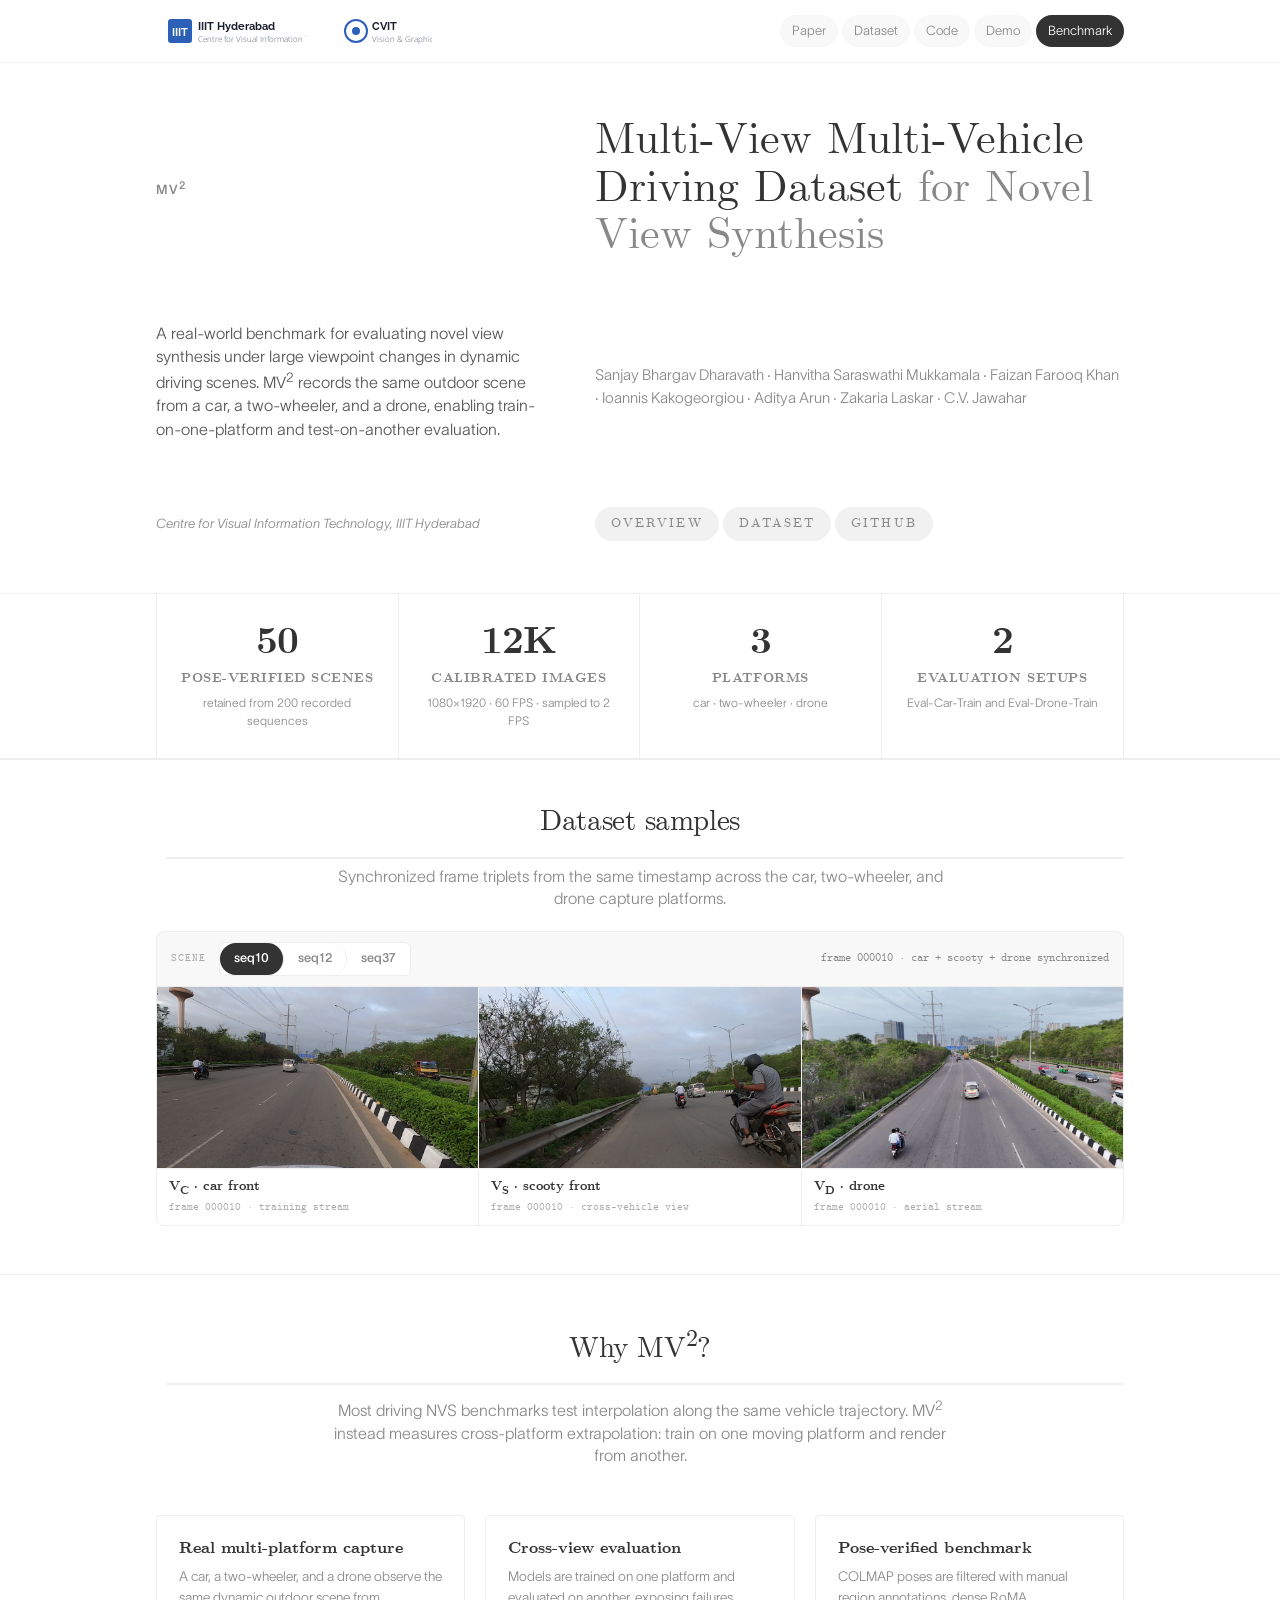
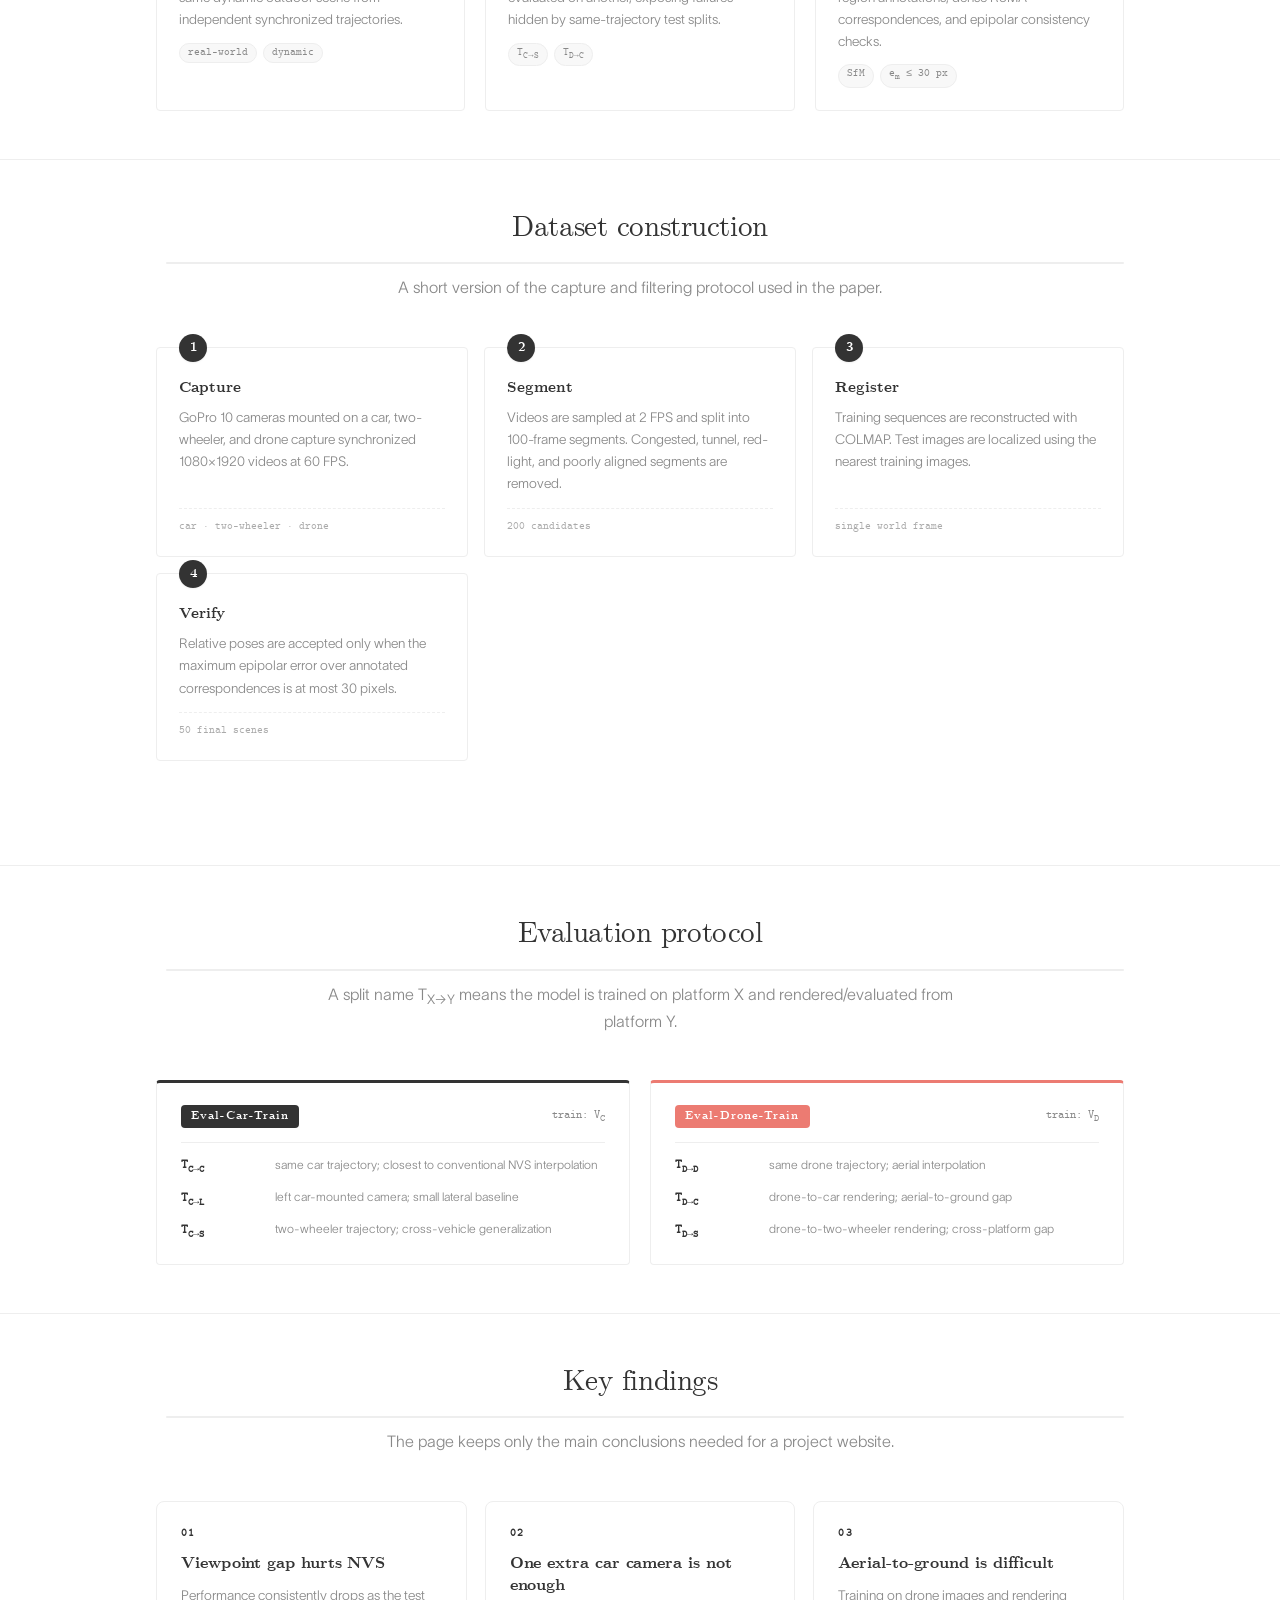
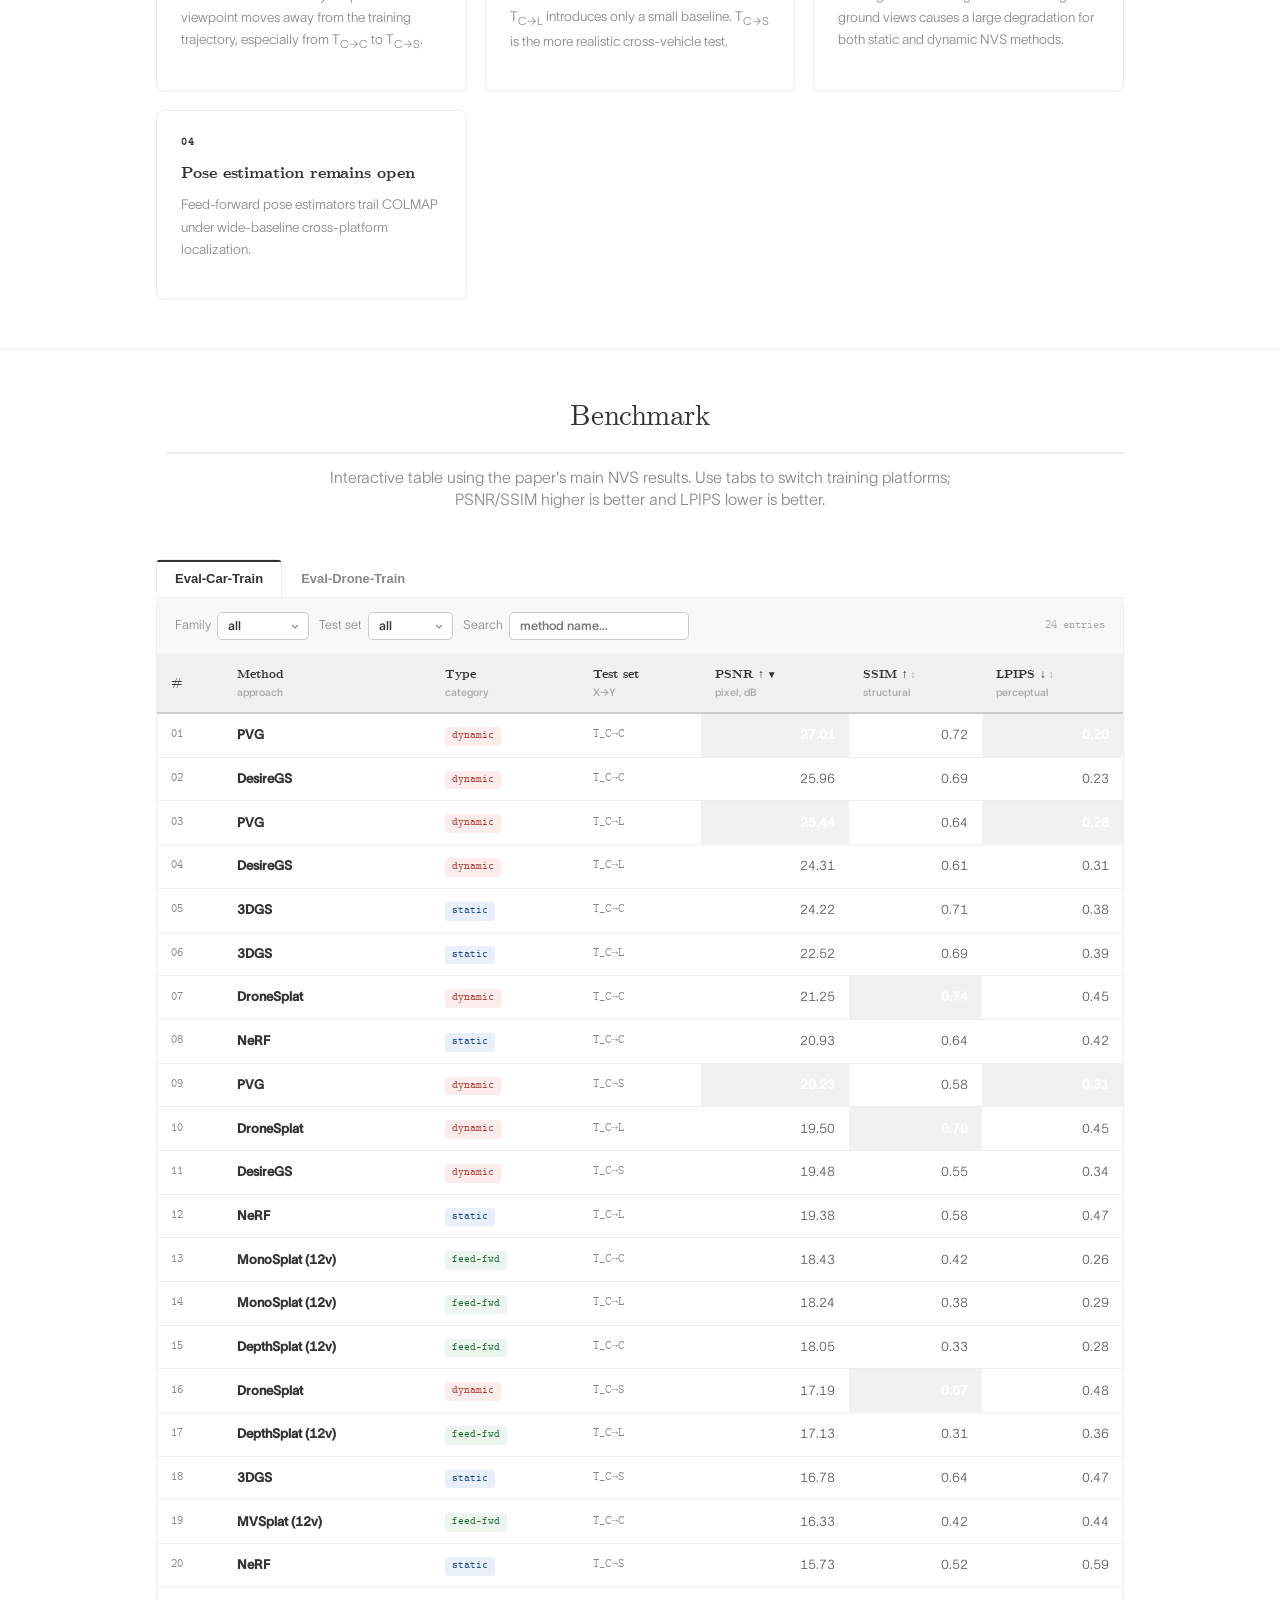
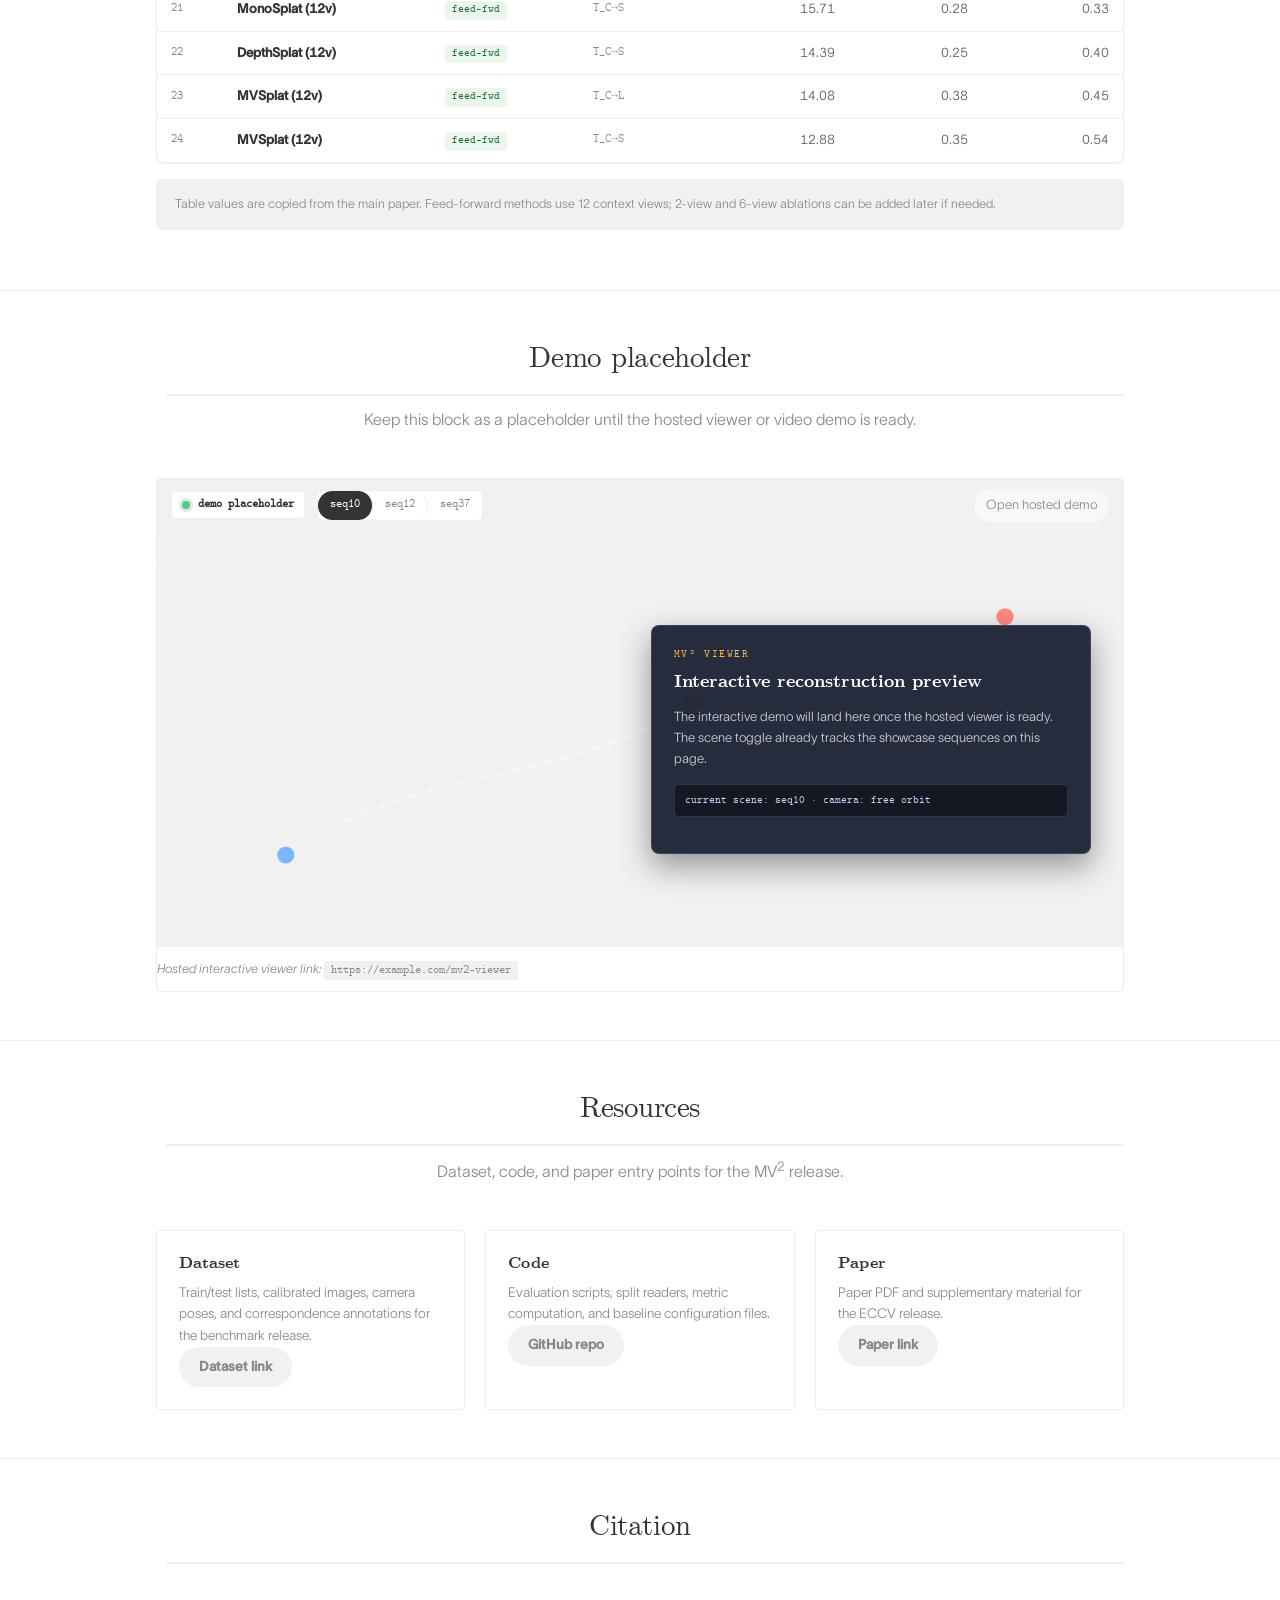
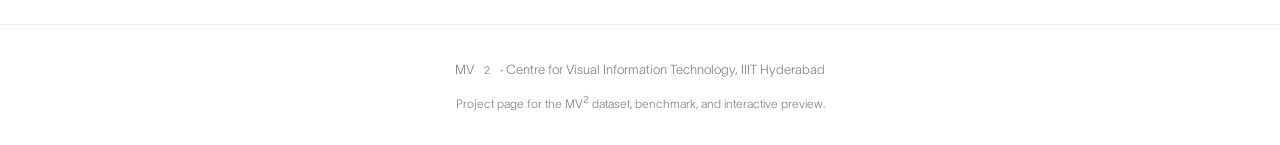
<file: index_old.html>
<!DOCTYPE html>
<html lang="en">
<head>
  <meta charset="UTF-8" />
  <meta name="viewport" content="width=device-width, initial-scale=1.0" />
  <title>MV² — Multi-View Multi-Vehicle Driving Dataset for Novel View Synthesis</title>
  <link rel="preconnect" href="https://fonts.googleapis.com">
  <link rel="preconnect" href="https://fonts.gstatic.com" crossorigin>
  <link href="https://fonts.googleapis.com/css2?family=Open+Sans:wght@400;500;600;700&family=Raleway:wght@500;600;700&family=JetBrains+Mono:wght@400;500&display=swap" rel="stylesheet">
  <link rel="stylesheet" href="styles.css?v=4">
</head>
<body>

<header class="site-header">
  <div class="site-header-inner">
    <div class="affil-logos">
      <a class="affil-logo" href="https://www.iiit.ac.in/" target="_blank" rel="noopener" title="IIIT Hyderabad">
        <svg viewBox="0 0 140 36" width="140" height="36" xmlns="http://www.w3.org/2000/svg">
          <rect x="2" y="6" width="24" height="24" rx="3" fill="#2c5fb8"/>
          <text x="14" y="23" text-anchor="middle" font-family="Raleway" font-size="11" font-weight="700" fill="white">IIIT</text>
          <text x="32" y="17" font-family="Raleway" font-size="11" font-weight="700" fill="#1a1f2e">IIIT Hyderabad</text>
          <text x="32" y="29" font-family="Open Sans" font-size="8" fill="#5a6378">Centre for Visual Information Technology</text>
        </svg>
      </a>
      <a class="affil-logo" href="https://cvit.iiit.ac.in/" target="_blank" rel="noopener" title="CVIT">
        <svg viewBox="0 0 90 36" width="90" height="36" xmlns="http://www.w3.org/2000/svg">
          <circle cx="14" cy="18" r="11" fill="none" stroke="#2c5fb8" stroke-width="2"/>
          <circle cx="14" cy="18" r="4" fill="#2c5fb8"/>
          <text x="30" y="17" font-family="Raleway" font-size="11" font-weight="700" fill="#1a1f2e">CVIT</text>
          <text x="30" y="29" font-family="Open Sans" font-size="8" fill="#5a6378">Vision &amp; Graphics</text>
        </svg>
      </a>
    </div>

    <div class="site-header-spacer"></div>

    <nav class="header-links">
      <a class="header-link" href="#about">Paper</a>
      <a class="header-link" href="https://example.com/mv2-dataset" target="_blank" rel="noopener">Dataset</a>
      <a class="header-link" href="https://github.com/example/mv2-benchmark" target="_blank" rel="noopener">Code</a>
      <a class="header-link" href="#viewer">Demo</a>
      <a class="header-link browse" href="#benchmark">Benchmark</a>
    </nav>
  </div>
</header>

<section class="hero">
  <div class="hero-inner">
    <span class="hero-acronym">MV<sup>2</sup></span>
    <h1>Multi-View Multi-Vehicle Driving Dataset <span class="light">for Novel View Synthesis</span></h1>
    <p class="hero-tagline">A real-world benchmark for evaluating novel view synthesis under large viewpoint changes in dynamic driving scenes. MV<sup>2</sup> records the same outdoor scene from a car, a two-wheeler, and a drone, enabling train-on-one-platform and test-on-another evaluation.</p>
    <p class="hero-authors">Sanjay Bhargav Dharavath · Hanvitha Saraswathi Mukkamala · Faizan Farooq Khan · Ioannis Kakogeorgiou · Aditya Arun · Zakaria Laskar · C.V. Jawahar</p>
    <p class="hero-affil">Centre for Visual Information Technology, IIIT Hyderabad</p>

    <div class="hero-actions">
      <a class="hero-explore" href="#about">Overview</a>
      <a class="hero-explore hero-explore-secondary" href="https://example.com/mv2-dataset" target="_blank" rel="noopener">Dataset</a>
      <a class="hero-explore hero-explore-secondary" href="https://github.com/example/mv2-benchmark" target="_blank" rel="noopener">GitHub</a>
    </div>
  </div>
</section>

<section class="tldr-strip">
  <div class="wrap">
    <div class="tldr-grid">
      <div class="tldr-cell">
        <div class="tldr-num">50</div>
        <div class="tldr-lab">Pose-verified scenes</div>
        <div class="tldr-help">retained from 200 recorded sequences</div>
      </div>
      <div class="tldr-cell">
        <div class="tldr-num">12K</div>
        <div class="tldr-lab">Calibrated images</div>
        <div class="tldr-help">1080×1920 · 60 FPS · sampled to 2 FPS</div>
      </div>
      <div class="tldr-cell">
        <div class="tldr-num">3</div>
        <div class="tldr-lab">Platforms</div>
        <div class="tldr-help">car · two-wheeler · drone</div>
      </div>
      <div class="tldr-cell">
        <div class="tldr-num">2</div>
        <div class="tldr-lab">Evaluation setups</div>
        <div class="tldr-help">Eval-Car-Train and Eval-Drone-Train</div>
      </div>
    </div>
  </div>
</section>

<section class="samples-section" id="samples">
  <div class="wrap">
    <div class="samples-head">
      <h2 class="section-title">Dataset samples</h2>
      <p class="section-sub">Synchronized frame triplets from the same timestamp across the car, two-wheeler, and drone capture platforms.</p>
    </div>

    <div class="samples-toolbar">
      <span class="samples-label">scene</span>
      <div class="samples-tabs" id="sceneTabs">
        <button class="samples-tab active" data-scene="seq10">seq10</button>
        <button class="samples-tab" data-scene="seq12">seq12</button>
        <button class="samples-tab" data-scene="seq37">seq37</button>
      </div>
      <span class="samples-spacer"></span>
      <span class="samples-meta" id="sceneMeta">frame 000010 · car + scooty + drone synchronized</span>
    </div>

    <div class="samples-grid" id="samplesGrid">
      <figure class="sample-tile" data-platform="V_C">
        <div class="sample-frame">
          <img data-sample="car" src="assets/images/seq10_car_front_000010.jpg" alt="seq10 car forward frame 000010" loading="lazy">
        </div>
        <figcaption><span class="sample-cap-name">V<sub>C</sub> · car front</span><span class="sample-cap-meta">frame 000010 · training stream</span></figcaption>
      </figure>

      <figure class="sample-tile" data-platform="V_S">
        <div class="sample-frame">
          <img data-sample="scooty" src="assets/images/seq10_scooty_front_000010.jpg" alt="seq10 scooty forward frame 000010" loading="lazy">
        </div>
        <figcaption><span class="sample-cap-name">V<sub>S</sub> · scooty front</span><span class="sample-cap-meta">frame 000010 · cross-vehicle view</span></figcaption>
      </figure>

      <figure class="sample-tile" data-platform="V_D">
        <div class="sample-frame">
          <img data-sample="drone" src="assets/images/seq10_drone_000010.jpg" alt="seq10 drone frame 000010" loading="lazy">
        </div>
        <figcaption><span class="sample-cap-name">V<sub>D</sub> · drone</span><span class="sample-cap-meta">frame 000010 · aerial stream</span></figcaption>
      </figure>
    </div>
  </div>
</section>

<section class="section" id="about">
  <div class="wrap">
    <h2 class="section-title">Why MV<sup>2</sup>?</h2>
    <p class="section-sub">Most driving NVS benchmarks test interpolation along the same vehicle trajectory. MV<sup>2</sup> instead measures cross-platform extrapolation: train on one moving platform and render from another.</p>

    <div class="cards-grid">
      <div class="card">
        <h3 class="card-title">Real multi-platform capture</h3>
        <p class="card-desc">A car, a two-wheeler, and a drone observe the same dynamic outdoor scene from independent synchronized trajectories.</p>
        <div class="card-chips"><span class="chip">real-world</span><span class="chip">dynamic</span></div>
      </div>
      <div class="card">
        <h3 class="card-title">Cross-view evaluation</h3>
        <p class="card-desc">Models are trained on one platform and evaluated on another, exposing failures hidden by same-trajectory test splits.</p>
        <div class="card-chips"><span class="chip">T<sub>C→S</sub></span><span class="chip">T<sub>D→C</sub></span></div>
      </div>
      <div class="card">
        <h3 class="card-title">Pose-verified benchmark</h3>
        <p class="card-desc">COLMAP poses are filtered with manual region annotations, dense RoMA correspondences, and epipolar consistency checks.</p>
        <div class="card-chips"><span class="chip">SfM</span><span class="chip">e<sub>m</sub> ≤ 30 px</span></div>
      </div>
    </div>
  </div>
</section>

<section class="section section-alt" id="protocol">
  <div class="wrap">
    <h2 class="section-title">Dataset construction</h2>
    <p class="section-sub">A short version of the capture and filtering protocol used in the paper.</p>

    <div class="pipeline compact-pipeline">
      <div class="pipeline-step">
        <div class="pipeline-num">1</div>
        <h4>Capture</h4>
        <p>GoPro 10 cameras mounted on a car, two-wheeler, and drone capture synchronized 1080×1920 videos at 60 FPS.</p>
        <div class="pipeline-meta">car · two-wheeler · drone</div>
      </div>
      <div class="pipeline-step">
        <div class="pipeline-num">2</div>
        <h4>Segment</h4>
        <p>Videos are sampled at 2 FPS and split into 100-frame segments. Congested, tunnel, red-light, and poorly aligned segments are removed.</p>
        <div class="pipeline-meta">200 candidates</div>
      </div>
      <div class="pipeline-step">
        <div class="pipeline-num">3</div>
        <h4>Register</h4>
        <p>Training sequences are reconstructed with COLMAP. Test images are localized using the nearest training images.</p>
        <div class="pipeline-meta">single world frame</div>
      </div>
      <div class="pipeline-step">
        <div class="pipeline-num">4</div>
        <h4>Verify</h4>
        <p>Relative poses are accepted only when the maximum epipolar error over annotated correspondences is at most 30 pixels.</p>
        <div class="pipeline-meta">50 final scenes</div>
      </div>
    </div>
  </div>
</section>

<section class="section" id="splits">
  <div class="wrap">
    <h2 class="section-title">Evaluation protocol</h2>
    <p class="section-sub">A split name T<sub>X→Y</sub> means the model is trained on platform X and rendered/evaluated from platform Y.</p>

    <div class="splits-grid">
      <div class="split-card setup-car">
        <div class="split-header">
          <span class="split-tag">Eval-Car-Train</span>
          <span class="split-train">train: V<sub>C</sub></span>
        </div>
        <div class="split-rows">
          <div class="split-row"><span class="split-name">T<sub>C→C</sub></span><span class="split-help">same car trajectory; closest to conventional NVS interpolation</span></div>
          <div class="split-row"><span class="split-name">T<sub>C→L</sub></span><span class="split-help">left car-mounted camera; small lateral baseline</span></div>
          <div class="split-row"><span class="split-name">T<sub>C→S</sub></span><span class="split-help">two-wheeler trajectory; cross-vehicle generalization</span></div>
        </div>
      </div>

      <div class="split-card setup-drone">
        <div class="split-header">
          <span class="split-tag drone">Eval-Drone-Train</span>
          <span class="split-train">train: V<sub>D</sub></span>
        </div>
        <div class="split-rows">
          <div class="split-row"><span class="split-name">T<sub>D→D</sub></span><span class="split-help">same drone trajectory; aerial interpolation</span></div>
          <div class="split-row"><span class="split-name">T<sub>D→C</sub></span><span class="split-help">drone-to-car rendering; aerial-to-ground gap</span></div>
          <div class="split-row"><span class="split-name">T<sub>D→S</sub></span><span class="split-help">drone-to-two-wheeler rendering; cross-platform gap</span></div>
        </div>
      </div>
    </div>
  </div>
</section>

<section class="section section-alt" id="findings">
  <div class="wrap">
    <h2 class="section-title">Key findings</h2>
    <p class="section-sub">The page keeps only the main conclusions needed for a project website.</p>

    <div class="findings-grid findings-grid-compact">
      <article class="finding">
        <div class="finding-num">01</div>
        <h3>Viewpoint gap hurts NVS</h3>
        <p>Performance consistently drops as the test viewpoint moves away from the training trajectory, especially from T<sub>C→C</sub> to T<sub>C→S</sub>.</p>
      </article>
      <article class="finding">
        <div class="finding-num">02</div>
        <h3>One extra car camera is not enough</h3>
        <p>T<sub>C→L</sub> introduces only a small baseline. T<sub>C→S</sub> is the more realistic cross-vehicle test.</p>
      </article>
      <article class="finding">
        <div class="finding-num">03</div>
        <h3>Aerial-to-ground is difficult</h3>
        <p>Training on drone images and rendering ground views causes a large degradation for both static and dynamic NVS methods.</p>
      </article>
      <article class="finding">
        <div class="finding-num">04</div>
        <h3>Pose estimation remains open</h3>
        <p>Feed-forward pose estimators trail COLMAP under wide-baseline cross-platform localization.</p>
      </article>
    </div>
  </div>
</section>

<section class="section" id="benchmark">
  <div class="wrap">
    <h2 class="section-title">Benchmark</h2>
    <p class="section-sub">Interactive table using the paper's main NVS results. Use tabs to switch training platforms; PSNR/SSIM higher is better and LPIPS lower is better.</p>

    <div class="bench-tabs" id="benchTabs">
      <button class="bench-tab active" data-tab="car">Eval-Car-Train</button>
      <button class="bench-tab" data-tab="drone">Eval-Drone-Train</button>
    </div>

    <div class="bench-table-wrap">
      <div class="bench-toolbar">
        <label>Family
          <select id="filterFam"><option value="all">all</option></select>
        </label>
        <label>Test set
          <select id="filterTe"><option value="all">all</option></select>
        </label>
        <label>Search
          <input type="text" id="filterSearch" placeholder="method name…"/>
        </label>
        <span class="bench-toolbar-spacer"></span>
        <span class="bench-count" id="benchCount">— entries</span>
      </div>
      <div style="overflow-x:auto">
        <table class="bench-table" id="benchTable">
          <thead></thead>
          <tbody></tbody>
        </table>
      </div>
    </div>

    <p class="bench-footnote">Table values are copied from the main paper. Feed-forward methods use 12 context views; 2-view and 6-view ablations can be added later if needed.</p>
  </div>
</section>

<section class="section section-alt" id="viewer">
  <div class="wrap">
    <h2 class="section-title">Demo placeholder</h2>
    <p class="section-sub">Keep this block as a placeholder until the hosted viewer or video demo is ready.</p>

    <div class="viewer-shell">
      <div class="viewer-toolbar">
        <span class="viewer-tag"><span class="viewer-dot"></span> demo placeholder</span>
        <div class="viewer-tab-group" id="viewerTabs">
          <button class="viewer-tab active" data-vscene="seq10">seq10</button>
          <button class="viewer-tab" data-vscene="seq12">seq12</button>
          <button class="viewer-tab" data-vscene="seq37">seq37</button>
        </div>
        <span class="viewer-spacer"></span>
        <a class="header-link" href="https://example.com/mv2-viewer" target="_blank" rel="noopener">Open hosted demo</a>
      </div>
      <div class="viewer-stage">
        <div class="viewer-placeholder">
          <svg class="viewer-axis" viewBox="0 0 900 420" xmlns="http://www.w3.org/2000/svg">
            <defs><pattern id="grid" width="28" height="28" patternUnits="userSpaceOnUse"><path d="M28 0H0V28" fill="none" stroke="rgba(255,255,255,.08)" stroke-width="1"/></pattern></defs>
            <rect width="900" height="420" fill="url(#grid)"/>
            <path d="M120 300 C260 210, 360 240, 500 160 S720 130, 790 78" fill="none" stroke="rgba(255,255,255,.35)" stroke-width="3" stroke-dasharray="8 8"/>
            <circle cx="120" cy="300" r="8" fill="#79b8ff"/><circle cx="500" cy="160" r="8" fill="#f9c75c"/><circle cx="790" cy="78" r="8" fill="#ff8a80"/>
          </svg>
          <div class="viewer-overlay">
            <div class="viewer-overlay-card">
              <div class="viewer-overlay-eyebrow">MV² Viewer</div>
              <h3>Interactive reconstruction preview</h3>
              <p>The interactive demo will land here once the hosted viewer is ready. The scene toggle already tracks the showcase sequences on this page.</p>
              <div class="viewer-snippet">current scene: <span id="rvScene">seq10</span> · camera: <span id="rvCam">free orbit</span></div>
            </div>
          </div>
        </div>
      </div>
      <p class="viewer-note">Hosted interactive viewer link: <code>https://example.com/mv2-viewer</code></p>
    </div>
  </div>
</section>

<section class="section" id="downloads">
  <div class="wrap">
    <h2 class="section-title">Resources</h2>
    <p class="section-sub">Dataset, code, and paper entry points for the MV<sup>2</sup> release.</p>

    <div class="cards-grid resources-grid">
      <div class="card">
        <h3 class="card-title">Dataset</h3>
        <p class="card-desc">Train/test lists, calibrated images, camera poses, and correspondence annotations for the benchmark release.</p>
        <a class="contact-cta" href="https://example.com/mv2-dataset" target="_blank" rel="noopener">Dataset link</a>
      </div>
      <div class="card" id="code">
        <h3 class="card-title">Code</h3>
        <p class="card-desc">Evaluation scripts, split readers, metric computation, and baseline configuration files.</p>
        <a class="contact-cta" href="https://github.com/example/mv2-benchmark" target="_blank" rel="noopener">GitHub repo</a>
      </div>
      <div class="card">
        <h3 class="card-title">Paper</h3>
        <p class="card-desc">Paper PDF and supplementary material for the ECCV release.</p>
        <a class="contact-cta" href="https://arxiv.org/abs/0000.00000" target="_blank" rel="noopener">Paper link</a>
      </div>
    </div>
  </div>
</section>

<section class="section section-alt" id="cite">
  <div class="wrap">
    <h2 class="section-title">Citation</h2>
    <!-- <p class="section-sub">Citation block for the MV<sup>2</sup> paper.</p>
    <pre class="citation-block"><button class="copy-btn" id="copyBib">copy</button><code id="bib"><span class="at">@inproceedings</span>{<span class="key">mv2_2026</span>,
  <span class="key">title</span> = {<span class="val">MV2: Multi-View Multi-Vehicle Driving Dataset for Novel View Synthesis</span>},
  <span class="key">author</span> = {<span class="val">Dharavath, Sanjay Bhargav and Mukkamala, Hanvitha Saraswathi and Khan, Faizan Farooq and Kakogeorgiou, Ioannis and Arun, Aditya and Laskar, Zakaria and Jawahar, C. V.</span>},
  <span class="key">booktitle</span> = {<span class="val">ECCV</span>},
  <span class="key">year</span> = {<span class="val">2026</span>} -->
<!-- }</code></pre> -->
  </div>
</section>

<footer class="footer">
  <div class="wrap">
    <div class="footer-cc">MV<sup>2</sup> · Centre for Visual Information Technology, IIIT Hyderabad</div>
    <p class="footer-meta">Project page for the MV<sup>2</sup> dataset, benchmark, and interactive preview.</p>
  </div>
</footer>

<script src="scripts.js?v=4"></script>
</body>
</html>
</file>
<file: styles.css>
/* ====== Multi-Agent Cross-View 3D Benchmark — Academic template ====== */
@font-face {
  font-family: "Computer Modern Serif";
  src: url("assets/fonts/cmunrm.woff2") format("woff2");
  font-weight: 400;
  font-style: normal;
  font-display: swap;
}
@font-face {
  font-family: "Computer Modern Serif";
  src: url("assets/fonts/cmunbx.woff2") format("woff2");
  font-weight: 700;
  font-style: normal;
  font-display: swap;
}
@font-face {
  font-family: "Computer Modern Serif";
  src: url("assets/fonts/cmunsl.woff2") format("woff2");
  font-weight: 400;
  font-style: italic;
  font-display: swap;
}
@font-face {
  font-family: "CMU Typewriter";
  src: url("assets/fonts/cmuntt.woff2") format("woff2");
  font-weight: 400;
  font-style: normal;
  font-display: swap;
}
@font-face {
  font-family: "TWK Lausanne";
  src: url("assets/fonts/twk200.woff2") format("woff2");
  font-weight: 200;
  font-style: normal;
  font-display: swap;
}
@font-face {
  font-family: "TWK Lausanne";
  src: url("assets/fonts/twk200i.woff2") format("woff2");
  font-weight: 200;
  font-style: italic;
  font-display: swap;
}
@font-face {
  font-family: "TWK Lausanne";
  src: url("assets/fonts/twk500.woff2") format("woff2");
  font-weight: 500;
  font-style: normal;
  font-display: swap;
}
:root {
  --bg: #ffffff;
  --bg-alt: #f8f8f8;
  --bg-soft: #f1f1f1;
  --ink: #333333;
  --ink-2: #555555;
  --ink-3: #888888;
  --ink-4: #aaaaaa;
  --rule: #eeeeee;
  --rule-2: #cccccc;
  --accent: #333333;
  --accent-2: #888888;
  --accent-soft: #f1f1f1;
  --accent-ink: #ffffff;
  --warn: #888888;
  --good: #55c98a;
  --bad: #ec7b72;
  --shadow-sm: 0 1px 2px rgba(0, 0, 0, 0.06);
  --shadow-md: 0 8px 24px rgba(0, 0, 0, 0.08);
  --font-sans: "TWK Lausanne", sans-serif;
  --font-display: "Computer Modern Serif", serif;
  --font-mono: "CMU Typewriter", monospace;
}

* { box-sizing: border-box; }
svg { display: block; max-width: 100%; }
html { scroll-behavior: smooth; }
body {
  margin: 0;
  font-family: var(--font-sans);
  background: var(--bg);
  color: var(--ink-2);
  font-size: 16px;
  font-weight: 200;
  line-height: 1.4;
  -webkit-font-smoothing: antialiased;
  text-rendering: optimizeLegibility;
  background-image: none;
}

a { color: var(--accent); text-decoration: none; }
a:hover { color: var(--accent-2); }

h1, h2, h3, h4, h5 { font-family: var(--font-display); color: var(--ink); font-weight: 400; letter-spacing: 0; }

/* ============== TOP HEADER ============== */
.site-header {
  position: sticky;
  top: 0;
  z-index: 50;
  background: rgba(11, 16, 32, 0.94);
  backdrop-filter: saturate(140%) blur(8px);
  border-bottom: 1px solid var(--rule);
}
.site-header-inner {
  max-width: 1280px;
  margin: 0 auto;
  padding: 12px 28px;
  display: flex;
  align-items: center;
  gap: 16px;
}
.affil-logos {
  display: flex;
  align-items: center;
  gap: 16px;
}
.affil-logo {
  display: flex;
  align-items: center;
  height: 38px;
  padding: 4px 10px;
  border-radius: 6px;
  transition: background .15s;
  flex: 0 0 auto;
}
.affil-logo:hover { background: var(--bg-alt); }
.affil-logo img { height: 34px; width: auto; max-width: 150px; object-fit: contain; flex: 0 0 auto; }
.affil-logo:first-child { background: #ffffff; }

.site-header-spacer { flex: 1; }

.header-links {
  display: flex;
  align-items: center;
  gap: 6px;
}
.header-link {
  display: inline-flex;
  align-items: center;
  gap: 7px;
  padding: 8px 14px;
  font-size: 13px;
  font-weight: 600;
  color: var(--ink-2);
  border: 1px solid var(--rule);
  border-radius: 6px;
  background: rgba(21, 31, 54, .78);
  transition: all .15s;
}
.header-link:hover {
  background: var(--accent);
  color: white;
  border-color: var(--accent);
}
.header-link svg { width: 14px; height: 14px; flex: 0 0 auto; max-width: none; }
.header-link img { width: 18px; height: 18px; object-fit: contain; flex: 0 0 auto; }
.hf-symbol {
  display: inline-flex;
  align-items: center;
  justify-content: center;
  width: 22px;
  height: 22px;
  flex: 0 0 22px;
  font-size: 19px;
  line-height: 1;
}

.header-link.browse {
  background: var(--accent);
  color: var(--accent-ink);
  border-color: var(--accent);
}
.header-link.browse:hover { background: var(--accent-2); border-color: var(--accent-2); }

/* ============== HERO ============== */
.hero {
  padding: 72px 0 76px;
  background: radial-gradient(circle at 84% 18%, rgba(229, 168, 75, .12), transparent 28%), linear-gradient(135deg, #0b1020 0%, #11182b 100%);
  border-bottom: 1px solid var(--rule);
}
.hero-inner {
  max-width: 1280px;
  margin: 0 auto;
  padding: 0 28px;
  display: grid;
  grid-template-columns: minmax(0, .85fr) minmax(420px, 1.15fr);
  align-items: center;
  gap: 66px;
}
.hero-copy { max-width: 610px; }
.hero-visual { margin: 0; min-width: 0; }
.hero-visual img { display: block; width: 100%; border: 1px solid #43557c; box-shadow: 0 18px 42px rgba(0, 0, 0, .34); }
.hero-visual figcaption { display: flex; justify-content: space-between; gap: 18px; margin-top: 12px; color: var(--ink-3); font-family: var(--font-mono); font-size: 10px; letter-spacing: .08em; text-transform: uppercase; }
.hero-visual figcaption span:last-child { color: var(--accent); }
.hero .hero-tagline, .hero .hero-authors, .hero .hero-affil { text-align: left; margin-left: 0; }
.hero .hero-actions { justify-content: flex-start; }
.hero-acronym { border: 1px solid rgba(229, 168, 75, .38); }
.hero h1 { color: var(--ink); }
.hero h1 .light { color: var(--accent-2); }
.hero-tagline { color: var(--ink-3); }
.hero-authors { color: var(--ink-2); }
.hero-affil { color: var(--ink-4); }
.hero-explore-secondary { background: transparent; border: 1px solid var(--rule-2); color: var(--ink-2); }
.hero-explore-secondary:hover { background: var(--accent-2); border-color: var(--accent-2); color: var(--accent-ink); }
.hero-explore { border: 1px solid transparent; }
.hero-explore:not(.hero-explore-secondary) { color: var(--accent-ink); }
.hero-explore:not(.hero-explore-secondary):hover { color: var(--accent-ink); }
.hero-acronym {
  display: inline-block;
  font-family: var(--font-display);
  font-size: 13px;
  font-weight: 700;
  color: var(--accent);
  letter-spacing: 0.18em;
  text-transform: uppercase;
  margin-bottom: 18px;
  padding: 5px 14px;
  background: var(--accent-soft);
  border-radius: 999px;
}
.hero h1 {
  font-size: 48px;
  font-weight: 700;
  line-height: 1.12;
  letter-spacing: -0.02em;
  margin: 0 0 22px;
  color: var(--ink);
}
.hero h1 .light { font-weight: 400; color: var(--ink-2); }
.hero-tagline {
  font-size: 18px;
  color: var(--ink-3);
  max-width: 64ch;
  margin: 0 auto 30px;
  line-height: 1.55;
}
.hero-authors {
  font-size: 14.5px;
  color: var(--ink-2);
  margin: 0 auto 8px;
  max-width: 90ch;
  line-height: 1.7;
}
.hero-authors a { color: var(--accent); font-weight: 500; }
.hero-authors a:hover { text-decoration: underline; }
.hero-affil {
  font-size: 13.5px;
  color: var(--ink-3);
  font-style: italic;
  margin: 0;
  line-height: 1.45;
}
.hero-affiliations {
  display: grid;
  gap: 3px;
  margin: 0 0 26px;
}
.hero-affil sup,
.hero-authors sup {
  margin-left: 1px;
  font-size: .7em;
  line-height: 0;
}
.hero-explore {
  display: inline-flex;
  align-items: center;
  gap: 8px;
  font-family: var(--font-display);
  font-size: 13px;
  font-weight: 700;
  letter-spacing: 0.16em;
  text-transform: uppercase;
  padding: 12px 28px;
  background: var(--accent);
  color: white;
  border-radius: 4px;
  transition: background .15s, transform .15s;
}
.hero-explore:hover { background: var(--accent-ink); color: white; transform: translateY(-1px); }
.hero-explore svg { width: 14px; height: 14px; flex: 0 0 auto; max-width: none; }
.hero-explore img { width: 18px; height: 18px; object-fit: contain; flex: 0 0 auto; }
.hero h1 .light { color: var(--accent-2); }
.hero-explore-secondary { background: transparent; border-color: var(--rule-2); color: var(--ink-2); }
.hero-explore-secondary:hover { background: var(--accent-2); border-color: var(--accent-2); color: var(--accent-ink); }

/* ============== SLIDER ============== */
.slider-section {
  padding: 56px 0;
  background: var(--bg-alt);
  border-bottom: 1px solid var(--rule);
}
.slider-wrap {
  max-width: 1180px;
  margin: 0 auto;
  padding: 0 28px;
  position: relative;
}
.slider-frame {
  position: relative;
  border-radius: 10px;
  overflow: hidden;
  background: #0e1422;
  aspect-ratio: 21/9;
  width: 100%;
  box-shadow: var(--shadow-md);
}
.slide {
  position: absolute;
  inset: 0;
  opacity: 0;
  transition: opacity .6s ease;
}
.slide.active { opacity: 1; }
.slide svg { width: 100%; height: 100%; display: block; max-width: none; }

.slider-arrow {
  position: absolute;
  top: 50%;
  transform: translateY(-50%);
  width: 44px;
  height: 44px;
  border-radius: 50%;
  background: rgba(255, 255, 255, 0.92);
  border: none;
  cursor: pointer;
  display: flex;
  align-items: center;
  justify-content: center;
  color: var(--ink);
  box-shadow: var(--shadow-md);
  transition: background .15s;
  z-index: 2;
}
.slider-arrow:hover { background: white; }
.slider-arrow.prev { left: -22px; }
.slider-arrow.next { right: -22px; }
.slider-arrow svg { width: 16px; height: 16px; flex: 0 0 auto; max-width: none; }

.slider-dots {
  display: flex;
  justify-content: center;
  gap: 8px;
  margin-top: 18px;
}
.slider-dot {
  width: 9px;
  height: 9px;
  border-radius: 50%;
  background: var(--rule-2);
  border: none;
  cursor: pointer;
  transition: background .15s, transform .15s;
}
.slider-dot.active { background: var(--accent); transform: scale(1.25); }

/* ============== SECTIONS ============== */
.section {
  padding: 80px 0;
  border-bottom: 1px solid var(--rule);
}

/* Keep the live project page compact; long-method/protocol prose remains in the file for later expansion. */
#dataset,
#methods,
#usage {
  display: none;
}
.section:last-of-type { border-bottom: 0; }
.section-alt { background: var(--bg-alt); }

.wrap {
  max-width: 1180px;
  margin: 0 auto;
  padding: 0 28px;
}

.section-title {
  font-size: 30px;
  font-weight: 700;
  text-align: center;
  margin: 0 0 12px;
  letter-spacing: -0.015em;
}
.section-title::after {
  content: "";
  display: block;
  width: 60px;
  height: 3px;
  background: var(--accent);
  margin: 14px auto 0;
  border-radius: 2px;
}
.section-sub {
  text-align: center;
  font-size: 16px;
  color: var(--ink-3);
  max-width: 70ch;
  margin: 0 auto 48px;
}

.snapshot-section { background: #101b2d; color: #e9eef7; }
.snapshot-section .section-title { color: #ffffff; }
.snapshot-section .section-title::after { background: #e5a84b; margin-left: 0; }
.snapshot-intro {
  display: grid;
  grid-template-columns: 1.05fr 1fr;
  gap: 72px;
  align-items: end;
  margin-bottom: 38px;
}
.section-title-left { text-align: left; margin-bottom: 0; }
.eyebrow {
  display: inline-block;
  margin-bottom: 10px;
  color: #e5a84b;
  font-family: var(--font-mono);
  font-size: 11px;
  font-weight: 600;
  letter-spacing: .14em;
  text-transform: uppercase;
}
.snapshot-lede { margin: 0; color: #b8c4d6; font-size: 16px; line-height: 1.7; }
.snapshot-grid { display: grid; grid-template-columns: repeat(4, 1fr); gap: 12px; }
.snapshot-card {
  min-height: 188px;
  padding: 22px;
  border: 1px solid rgba(255, 255, 255, .13);
  background: rgba(255, 255, 255, .055);
}
.snapshot-card-accent { border-color: rgba(229, 168, 75, .55); background: rgba(229, 168, 75, .10); }
.snapshot-kicker { display: block; color: #9eb0c8; font-family: var(--font-mono); font-size: 10px; letter-spacing: .1em; text-transform: uppercase; }
.snapshot-card strong { display: block; margin: 18px 0 10px; color: #fff; font-family: var(--font-display); font-size: 20px; line-height: 1.2; }
.snapshot-card p { margin: 0; color: #b8c4d6; font-size: 13px; line-height: 1.6; }
.subsection-title {
  font-size: 22px;
  font-weight: 600;
  margin: 0 0 8px;
  color: var(--ink);
}
.subsection-desc {
  font-size: 14px;
  color: var(--ink-3);
  margin: 0 0 20px;
  max-width: 78ch;
}

/* ============== ABOUT / DATASET INTRO ============== */
.about-grid {
  display: grid;
  grid-template-columns: 1.2fr 1fr;
  gap: 56px;
  align-items: start;
}
.about-text p {
  font-size: 15.5px;
  line-height: 1.75;
  color: var(--ink-2);
  margin: 0 0 18px;
}
.about-text p strong { color: var(--ink); font-weight: 600; }
.about-list {
  list-style: none;
  padding: 0;
  margin: 24px 0 0;
}
.about-list li {
  position: relative;
  padding: 10px 0 10px 30px;
  border-bottom: 1px solid var(--rule);
  font-size: 14.5px;
  color: var(--ink-2);
}
.about-list li::before {
  content: "▸";
  position: absolute;
  left: 6px;
  top: 10px;
  color: var(--accent);
  font-weight: 700;
}
.about-list li strong { color: var(--ink); font-weight: 600; }
.about-list li:last-child { border-bottom: 0; }

.about-figure {
  background: var(--bg-soft);
  border: 1px solid var(--rule);
  border-radius: 10px;
  padding: 28px;
  box-shadow: var(--shadow-sm);
}
.about-figure-title {
  font-family: var(--font-mono);
  font-size: 11px;
  letter-spacing: 0.08em;
  text-transform: uppercase;
  color: var(--ink-4);
  margin-bottom: 14px;
  padding-bottom: 10px;
  border-bottom: 1px solid var(--rule);
}
.about-figure svg { width: 100%; height: auto; display: block; max-width: 100%; }

/* Stats strip */
.stats-strip {
  display: grid;
  grid-template-columns: repeat(4, 1fr);
  gap: 0;
  margin-top: 56px;
  background: var(--bg);
  border: 1px solid var(--rule);
  border-radius: 10px;
  overflow: hidden;
}
.stat-cell {
  padding: 24px 20px;
  text-align: center;
  border-right: 1px solid var(--rule);
}
.stat-cell:last-child { border-right: 0; }
.stat-num {
  font-family: var(--font-display);
  font-size: 32px;
  font-weight: 700;
  color: var(--accent);
  letter-spacing: -0.02em;
  font-feature-settings: "tnum";
  margin-bottom: 4px;
}
.stat-num small { font-size: 18px; color: var(--ink-4); font-weight: 500; }
.stat-lab {
  font-size: 12.5px;
  color: var(--ink-3);
  letter-spacing: 0.04em;
  text-transform: uppercase;
  font-weight: 600;
}

/* ============== TASKS / METHODS as cards ============== */
.cards-grid {
  display: grid;
  grid-template-columns: repeat(3, 1fr);
  gap: 20px;
}
.card {
  background: var(--bg);
  border: 1px solid var(--rule);
  border-radius: 8px;
  padding: 22px;
  transition: border-color .15s, transform .15s, box-shadow .15s;
}
.card:hover { border-color: var(--accent); transform: translateY(-2px); box-shadow: var(--shadow-md); }
.card-icon {
  width: 44px;
  height: 44px;
  border-radius: 8px;
  background: var(--accent-soft);
  color: var(--accent);
  display: flex;
  align-items: center;
  justify-content: center;
  margin-bottom: 14px;
}
.card-icon svg { width: 22px; height: 22px; flex: 0 0 auto; max-width: none; }
.card-title {
  font-size: 16px;
  font-weight: 600;
  color: var(--ink);
  margin: 0 0 6px;
}
.card-desc {
  font-size: 13.5px;
  color: var(--ink-3);
  margin: 0;
  line-height: 1.6;
}
.card-chips {
  display: flex;
  gap: 6px;
  flex-wrap: wrap;
  margin-top: 12px;
}
.chip {
  font-family: var(--font-mono);
  font-size: 10.5px;
  color: var(--ink-3);
  background: var(--bg-alt);
  border: 1px solid var(--rule);
  padding: 2px 8px;
  border-radius: 4px;
}

/* ============== BENCHMARK TABLES ============== */
.benchmark-block {
  margin-bottom: 40px;
}
.bench-table-wrap {
  background: var(--bg);
  border: 1px solid var(--rule);
  border-radius: 8px;
  overflow: hidden;
  box-shadow: var(--shadow-sm);
}
.bench-toolbar {
  display: flex;
  flex-wrap: wrap;
  gap: 10px;
  align-items: center;
  padding: 14px 18px;
  background: var(--bg-soft);
  border-bottom: 1px solid var(--rule);
}
.bench-toolbar-spacer { flex: 1; }
.bench-toolbar label {
  display: inline-flex;
  align-items: center;
  gap: 6px;
  font-size: 12.5px;
  color: var(--ink-3);
}
.bench-toolbar select {
  font-family: var(--font-sans);
  font-size: 12.5px;
  padding: 6px 26px 6px 10px;
  border: 1px solid var(--rule-2);
  border-radius: 5px;
  background: var(--bg) url("data:image/svg+xml;utf8,<svg xmlns='http://www.w3.org/2000/svg' viewBox='0 0 12 12'><path d='M3 5l3 3 3-3' stroke='%238b94a8' fill='none' stroke-width='1.4'/></svg>") no-repeat right 7px center / 12px;
  appearance: none;
  cursor: pointer;
  color: var(--ink);
}
.bench-toolbar input[type=text] {
  font-family: var(--font-sans);
  font-size: 12.5px;
  padding: 6px 10px;
  border: 1px solid var(--rule-2);
  border-radius: 5px;
  width: 180px;
  color: var(--ink);
}
.bench-count {
  font-family: var(--font-mono);
  font-size: 11.5px;
  color: var(--ink-4);
}

.bench-table {
  width: 100%;
  border-collapse: collapse;
  font-size: 13px;
  font-feature-settings: "tnum";
}
.bench-table thead th {
  text-align: left;
  padding: 12px 14px;
  font-family: var(--font-display);
  font-size: 12px;
  font-weight: 700;
  color: var(--ink);
  background: var(--bg-soft);
  border-bottom: 2px solid var(--rule-2);
  white-space: nowrap;
  cursor: pointer;
  user-select: none;
  position: relative;
}
.bench-table thead th .col-help {
  display: block;
  font-family: var(--font-sans);
  font-size: 10.5px;
  color: var(--ink-4);
  font-weight: 400;
  margin-top: 2px;
  letter-spacing: 0;
}
.bench-table thead th.sorted { color: var(--accent); }
.bench-table thead th .sort-ind {
  font-size: 10px;
  margin-left: 3px;
  color: var(--ink-4);
}
.bench-table thead th.sorted .sort-ind { color: var(--accent); }
.bench-table tbody td {
  padding: 11px 14px;
  border-bottom: 1px solid var(--rule);
  white-space: nowrap;
}
.bench-table tbody tr:last-child td { border-bottom: 0; }
.bench-table tbody tr:hover { background: var(--bg-soft); }
.bench-table .num-cell { text-align: right; font-feature-settings: "tnum"; }
.bench-table .num-cell.best {
  color: var(--accent-ink);
  font-weight: 700;
  background: var(--accent-soft);
}
.bench-table .name-cell { font-weight: 600; color: var(--ink); }
.bench-table .name-cell a { color: var(--accent); }
.bench-table .mono-cell { font-family: var(--font-mono); font-size: 11.5px; color: var(--ink-3); }

.tag-train {
  display: inline-block;
  font-family: var(--font-mono);
  font-size: 10.5px;
  padding: 2px 7px;
  border-radius: 3px;
  font-weight: 500;
}
.tag-sup { background: #e9f0fa; color: #1e4a96; }
.tag-ssl { background: #ecf6ee; color: #1f6c3a; }
.tag-vla { background: #fdecec; color: #aa3a30; }
.tag-dist { background: #fdf6e7; color: #8a5d10; }

/* tabs above table */
.bench-tabs {
  display: flex;
  flex-wrap: wrap;
  gap: 0;
  margin-bottom: -1px;
  border-bottom: 1px solid var(--rule);
}
.bench-tab {
  padding: 11px 18px;
  font-size: 13px;
  font-weight: 600;
  color: var(--ink-3);
  cursor: pointer;
  border: 1px solid transparent;
  border-bottom: none;
  border-top-left-radius: 6px;
  border-top-right-radius: 6px;
  transition: color .15s;
  white-space: nowrap;
  background: transparent;
}
.bench-tab:hover { color: var(--ink); }
.bench-tab.active {
  color: var(--accent);
  background: var(--bg);
  border-color: var(--rule);
  border-bottom-color: var(--bg);
  position: relative;
}
.bench-tab.active::before {
  content: "";
  position: absolute;
  top: 0; left: 0; right: 0;
  height: 2.5px;
  background: var(--accent);
  border-top-left-radius: 6px;
  border-top-right-radius: 6px;
}

/* ============== METRICS GRID ============== */
.metrics-grid {
  display: grid;
  grid-template-columns: repeat(4, 1fr);
  gap: 16px;
}
.metric-card {
  background: var(--bg);
  border: 1px solid var(--rule);
  border-radius: 8px;
  padding: 20px;
}
.metric-card h4 {
  font-size: 14px;
  font-weight: 700;
  margin: 0 0 12px;
  padding-bottom: 10px;
  border-bottom: 1px solid var(--rule);
  display: flex;
  align-items: center;
  gap: 8px;
}
.metric-card h4 .badge {
  font-family: var(--font-mono);
  font-size: 10px;
  font-weight: 500;
  color: var(--ink-4);
  margin-left: auto;
  letter-spacing: 0.04em;
}
.metric-card ul { list-style: none; margin: 0; padding: 0; }
.metric-card li {
  display: flex;
  justify-content: space-between;
  align-items: center;
  padding: 7px 0;
  font-size: 13px;
  color: var(--ink-2);
  border-bottom: 1px dashed var(--rule);
}
.metric-card li:last-child { border-bottom: 0; }
.metric-card li .arr {
  font-family: var(--font-mono);
  font-size: 11px;
  font-weight: 600;
  padding: 1px 6px;
  border-radius: 3px;
}
.metric-card li .arr.up { color: var(--good); background: #ecf6ee; }
.metric-card li .arr.down { color: var(--bad); background: #fdecec; }

/* ============== CITATION ============== */
.citation-block {
  background: #1a1f2e;
  color: #e8eaef;
  border-radius: 8px;
  padding: 24px 26px 24px;
  font-family: var(--font-mono);
  font-size: 12.5px;
  line-height: 1.75;
  position: relative;
  overflow: auto;
  border: 1px solid #2a2f40;
}
.citation-block .at { color: #79b8ff; }
.citation-block .key { color: #f9c75c; }
.citation-block .val { color: #a5e3a5; }
.copy-btn {
  position: absolute;
  top: 14px;
  right: 14px;
  font-family: var(--font-mono);
  font-size: 11px;
  background: #2a2f40;
  color: #c8ccd6;
  border: 1px solid #3a4055;
  padding: 5px 11px;
  border-radius: 4px;
  cursor: pointer;
  transition: background .15s, color .15s;
}
.copy-btn:hover { background: #3a4055; color: white; }

.contact-grid {
  display: grid;
  grid-template-columns: 1.2fr 1fr;
  gap: 56px;
  align-items: start;
}
.contact-block h3 { font-size: 20px; margin: 0 0 14px; }
.contact-block p { font-size: 14.5px; color: var(--ink-2); line-height: 1.7; margin: 0 0 14px; }
.contact-cta {
  display: inline-flex;
  align-items: center;
  gap: 8px;
  padding: 11px 20px;
  background: var(--accent);
  color: white;
  border-radius: 5px;
  font-size: 13.5px;
  font-weight: 600;
  transition: background .15s, transform .15s;
}
.contact-cta:hover { background: var(--accent-ink); color: white; transform: translateY(-1px); }
.contact-cta svg { width: 14px; height: 14px; flex: 0 0 auto; max-width: none; }

/* ============== FOOTER ============== */
.footer {
  background: #1a1f2e;
  color: #c8ccd6;
  padding: 32px 0;
  text-align: center;
}
.footer-cc {
  display: inline-flex;
  align-items: center;
  gap: 10px;
  margin-bottom: 14px;
  font-size: 13px;
  color: #c8ccd6;
}
.footer-cc-img {
  display: inline-flex;
  gap: 4px;
}
.footer-cc-icon {
  width: 24px;
  height: 24px;
  border-radius: 50%;
  background: white;
  color: #1a1f2e;
  display: flex;
  align-items: center;
  justify-content: center;
  font-family: var(--font-display);
  font-size: 11px;
  font-weight: 700;
}
.footer-meta {
  font-size: 12px;
  color: #8b94a8;
  margin: 0;
}
.footer-meta a { color: #79b8ff; }

/* ============== TL;DR strip ============== */
.tldr-strip {
  background: #0e1527;
  border-bottom: 1px solid var(--rule);
  padding: 0;
}
.tldr-strip .wrap { padding-top: 0; padding-bottom: 0; }
.tldr-grid {
  display: grid;
  grid-template-columns: repeat(4, 1fr);
  border-left: 1px solid var(--rule);
  border-right: 1px solid var(--rule);
}
.tldr-cell {
  padding: 28px 24px;
  border-right: 1px solid var(--rule);
  text-align: center;
}
.tldr-cell:last-child { border-right: 0; }
.tldr-num {
  font-family: var(--font-display);
  font-size: 38px;
  font-weight: 700;
  color: var(--accent);
  letter-spacing: -0.02em;
  font-feature-settings: "tnum";
  line-height: 1.1;
  margin-bottom: 6px;
}
.tldr-lab {
  font-family: var(--font-display);
  font-size: 13px;
  font-weight: 700;
  color: var(--ink);
  letter-spacing: 0.04em;
  text-transform: uppercase;
  margin-bottom: 6px;
}
.tldr-help {
  font-size: 12px;
  color: var(--ink-3);
  line-height: 1.5;
}

/* ============== FINDINGS GRID ============== */
.findings-grid {
  display: grid;
  grid-template-columns: repeat(3, 1fr);
  gap: 18px;
}
.finding {
  background: var(--bg);
  border: 1px solid var(--rule);
  border-radius: 8px;
  padding: 24px;
  display: flex;
  flex-direction: column;
  position: relative;
  transition: border-color .15s, transform .15s, box-shadow .15s;
}
.finding:hover {
  border-color: var(--accent);
  transform: translateY(-2px);
  box-shadow: var(--shadow-md);
}
.finding-num {
  font-family: var(--font-mono);
  font-size: 11px;
  color: var(--accent);
  font-weight: 600;
  letter-spacing: 0.12em;
  margin-bottom: 12px;
}
.finding h3 {
  font-size: 16px;
  font-weight: 600;
  color: var(--ink);
  margin: 0 0 10px;
  letter-spacing: -0.005em;
  line-height: 1.35;
}
.finding p {
  font-size: 13.5px;
  color: var(--ink-3);
  line-height: 1.65;
  margin: 0 0 14px;
  flex: 1;
}
.finding p strong { color: var(--ink); font-weight: 600; }
.finding-tag {
  font-family: var(--font-mono);
  font-size: 10.5px;
  color: var(--ink-3);
  background: #0e1527;
  border: 1px solid var(--rule);
  padding: 4px 10px;
  border-radius: 4px;
  align-self: flex-start;
}

/* ============== CAPTURE PIPELINE ============== */
.pipeline {
  display: grid;
  grid-template-columns: repeat(3, 1fr);
  gap: 16px;
  margin-bottom: 56px;
}
.pipeline-step {
  background: var(--bg);
  border: 1px solid var(--rule);
  border-radius: 8px;
  padding: 22px;
  position: relative;
  display: flex;
  flex-direction: column;
}
.pipeline-num {
  position: absolute;
  top: -14px;
  left: 22px;
  width: 28px;
  height: 28px;
  border-radius: 50%;
  background: var(--accent);
  color: white;
  font-family: var(--font-display);
  font-size: 13px;
  font-weight: 700;
  display: flex;
  align-items: center;
  justify-content: center;
  box-shadow: var(--shadow-sm);
}
.pipeline-step h4 {
  font-size: 15px;
  font-weight: 600;
  color: var(--ink);
  margin: 8px 0 8px;
}
.pipeline-step p {
  font-size: 13.5px;
  color: var(--ink-3);
  line-height: 1.65;
  margin: 0 0 12px;
  flex: 1;
}
.pipeline-step p strong { color: var(--ink); font-weight: 600; }
.pipeline-meta {
  font-family: var(--font-mono);
  font-size: 11px;
  color: var(--ink-4);
  padding-top: 10px;
  border-top: 1px dashed var(--rule);
}

/* ============== SPLITS ============== */
.splits-block {
  margin-top: 56px;
}
.splits-grid {
  display: grid;
  grid-template-columns: 1fr 1fr;
  gap: 20px;
}
.split-card {
  background: var(--bg);
  border: 1px solid var(--rule);
  border-radius: 8px;
  padding: 22px 24px;
}
.split-card.setup-car { border-top: 3px solid var(--accent); }
.split-card.setup-drone { border-top: 3px solid var(--bad); }
.split-header {
  display: flex;
  justify-content: space-between;
  align-items: center;
  padding-bottom: 14px;
  border-bottom: 1px solid var(--rule);
  margin-bottom: 14px;
}
.split-tag {
  font-family: var(--font-display);
  font-size: 11px;
  font-weight: 700;
  letter-spacing: 0.1em;
  color: white;
  background: var(--accent);
  padding: 4px 10px;
  border-radius: 4px;
}
.split-tag.drone { background: var(--bad); }
.split-train {
  font-family: var(--font-mono);
  font-size: 12px;
  color: var(--ink-3);
}
.split-rows { display: flex; flex-direction: column; gap: 12px; }
.split-row {
  display: grid;
  grid-template-columns: 80px 1fr;
  align-items: center;
  gap: 14px;
}
.split-name {
  font-family: var(--font-mono);
  font-size: 12.5px;
  color: var(--ink);
  font-weight: 600;
}
.split-bar {
  display: block;
  height: 6px;
  border-radius: 3px;
  background: var(--bg-alt);
  border: 1px solid var(--rule);
  position: relative;
  overflow: hidden;
}
.split-bar .bar-fill {
  display: block;
  height: 100%;
  border-radius: 3px;
}
.bar-easy .bar-fill { background: var(--good); }
.bar-mid .bar-fill { background: var(--warn); }
.bar-hard .bar-fill { background: var(--bad); }
.split-help {
  grid-column: 2;
  font-size: 12px;
  color: var(--ink-3);
  margin-top: -4px;
}

/* ============== BENCH FOOTNOTE ============== */
.bench-footnote {
  margin-top: 16px;
  font-size: 12.5px;
  color: var(--ink-3);
  line-height: 1.7;
  background: var(--bg-soft);
  border: 1px solid var(--rule);
  border-radius: 6px;
  padding: 14px 18px;
}
.bench-footnote .tag-train { margin: 0 4px; }
.bench-footnote code { font-size: 11.5px; padding: 1px 5px; background: var(--bg); border: 1px solid var(--rule); border-radius: 3px; }

/* ============== CROSS-DATASET COMPARISON ============== */
.cross-cmp { margin-top: 64px; }
.cmp-table-wrap {
  border: 1px solid var(--rule);
  border-radius: 8px;
  overflow: hidden;
  background: var(--bg);
}
.cmp-table {
  width: 100%;
  border-collapse: collapse;
  font-size: 13.5px;
}
.cmp-table thead th {
  text-align: left;
  padding: 12px 16px;
  font-family: var(--font-display);
  font-size: 12px;
  font-weight: 700;
  color: var(--ink);
  background: var(--bg-soft);
  border-bottom: 2px solid var(--rule-2);
  white-space: nowrap;
}
.cmp-table th.num, .cmp-table td.num { text-align: right; font-feature-settings: "tnum"; }
.cmp-table tbody td {
  padding: 12px 16px;
  border-bottom: 1px solid var(--rule);
  color: var(--ink-2);
}
.cmp-table tbody tr:last-child td { border-bottom: 0; }
.cmp-table .row-mv {
  background: var(--accent-soft);
  font-weight: 600;
}
.cmp-table .row-mv td { color: var(--accent-ink); }
.x-yes {
  display: inline-block;
  font-family: var(--font-mono);
  font-size: 11px;
  background: #ecf6ee;
  color: var(--good);
  padding: 2px 8px;
  border-radius: 3px;
  font-weight: 600;
}
.x-no {
  display: inline-block;
  font-family: var(--font-mono);
  font-size: 11px;
  background: #fdecec;
  color: var(--bad);
  padding: 2px 8px;
  border-radius: 3px;
  font-weight: 600;
}
.cmp-note {
  font-size: 12.5px;
  color: var(--ink-4);
  font-style: italic;
  margin: 14px 0 0;
}

/* ============== POSE GRID ============== */
.pose-grid {
  display: grid;
  grid-template-columns: repeat(4, 1fr);
  gap: 14px;
  margin-top: 22px;
}
.pose-cell {
  background: var(--bg);
  border: 1px solid var(--rule);
  border-radius: 8px;
  padding: 18px 20px;
}
.pose-cell.pose-good { border-left: 3px solid var(--good); }
.pose-cell.pose-bad { border-left: 3px solid var(--bad); }
.pose-name {
  font-family: var(--font-display);
  font-size: 15px;
  font-weight: 700;
  color: var(--ink);
  margin-bottom: 4px;
}
.pose-tag {
  font-family: var(--font-mono);
  font-size: 11px;
  color: var(--ink-4);
  margin-bottom: 12px;
}
.pose-bar {
  height: 8px;
  background: var(--bg-alt);
  border: 1px solid var(--rule);
  border-radius: 4px;
  overflow: hidden;
  margin-bottom: 8px;
}
.pose-bar span {
  display: block;
  height: 100%;
  background: var(--bad);
}
.pose-cell.pose-good .pose-bar span { background: var(--good); }
.pose-num {
  font-family: var(--font-mono);
  font-size: 11.5px;
  color: var(--ink-3);
}

/* ============== DATASET SAMPLES ============== */
.samples-section {
  position: relative;
  background: var(--bg);
  border-top: 1px solid var(--rule);
  border-bottom: 1px solid var(--rule);
  padding: 42px 0 48px;
}
.samples-head { margin-bottom: 22px; }
.samples-head .section-title { margin-bottom: 6px; }
.samples-head .section-sub { margin-bottom: 0; }

.samples-toolbar {
  display: flex;
  align-items: center;
  gap: 12px;
  padding: 10px 14px;
  background: var(--bg-soft);
  border: 1px solid var(--rule);
  border-radius: 8px 8px 0 0;
  border-bottom: 0;
  flex-wrap: wrap;
}
.samples-label {
  font-family: var(--font-mono);
  font-size: 11px;
  color: var(--ink-4);
  text-transform: uppercase;
  letter-spacing: 0.1em;
}
.samples-tabs {
  display: inline-flex;
  background: var(--bg);
  border: 1px solid var(--rule);
  border-radius: 6px;
  overflow: hidden;
}
.samples-tab {
  background: transparent;
  border: 0;
  border-right: 1px solid var(--rule);
  font: inherit;
  font-size: 12.5px;
  font-weight: 500;
  color: var(--ink-3);
  padding: 7px 14px;
  cursor: pointer;
  transition: background .12s, color .12s;
}
.samples-tab:last-child { border-right: 0; }
.samples-tab:hover { background: var(--bg-alt); color: var(--ink); }
.samples-tab.active { background: var(--accent); color: white; }
.samples-spacer { flex: 1; }
.samples-meta {
  font-family: var(--font-mono);
  font-size: 11.5px;
  color: var(--ink-3);
}

.samples-grid {
  display: grid;
  grid-template-columns: repeat(3, 1fr);
  gap: 1px;
  background: var(--rule);
  border: 1px solid var(--rule);
  border-radius: 0 0 8px 8px;
  overflow: hidden;
}
.sample-tile {
  margin: 0;
  background: var(--bg);
  display: flex;
  flex-direction: column;
}
.sample-frame {
  position: relative;
  aspect-ratio: 16 / 9;
  background:
    repeating-linear-gradient(45deg, #f1f3f7 0 12px, #e9ecf1 12px 24px);
  overflow: hidden;
  display: flex;
  align-items: center;
  justify-content: center;
}
.sample-tile img,
.sample-tile video {
  width: 100%;
  height: 100%;
  object-fit: cover;
  display: block;
}
.sample-tile img {
  cursor: zoom-in;
  transition: transform .18s ease, filter .18s ease;
}
.sample-tile img:hover,
.sample-tile img:focus {
  transform: scale(1.015);
  filter: saturate(1.04);
  outline: none;
}
.sample-ph {
  display: flex;
  flex-direction: column;
  align-items: center;
  justify-content: center;
  gap: 8px;
  text-align: center;
  color: var(--ink-4);
  padding: 18px;
}
.sample-ph svg {
  width: 38px;
  height: 38px;
  color: var(--ink-4);
  opacity: 0.85;
}
.sample-ph-label {
  font-family: var(--font-display);
  font-size: 13px;
  font-weight: 600;
  color: var(--ink-3);
  letter-spacing: 0.01em;
}
.sample-ph-hint {
  font-family: var(--font-mono);
  font-size: 10.5px;
  color: var(--ink-4);
  background: var(--bg);
  border: 1px dashed var(--rule-2);
  padding: 4px 8px;
  border-radius: 3px;
}
.sample-ph-depth {
  background: linear-gradient(180deg, #1a3460 0%, #5b8cbe 50%, #d3e4f5 100%);
  margin: 0;
  width: 100%;
  height: 100%;
  padding: 0;
  position: absolute;
  inset: 0;
  color: rgba(255,255,255,0.92);
}
.sample-ph-depth svg { color: rgba(255,255,255,0.85); }
.sample-ph-depth .sample-ph-label { color: white; }
.sample-ph-depth .sample-ph-hint {
  background: rgba(0,0,0,0.4);
  border-color: rgba(255,255,255,0.4);
  color: rgba(255,255,255,0.85);
}
.sample-ph-pose {
  background: #0e1422;
  margin: 0;
  width: 100%;
  height: 100%;
  padding: 0;
  position: absolute;
  inset: 0;
  color: rgba(255,255,255,0.92);
}
.sample-ph-pose::before {
  content: "";
  position: absolute;
  inset: 0;
  background-image:
    linear-gradient(90deg, rgba(44,95,184,0.5) 1px, transparent 1px),
    linear-gradient(0deg, rgba(44,95,184,0.5) 1px, transparent 1px);
  background-size: 30px 30px;
  opacity: 0.25;
}
.sample-ph-pose svg { color: rgba(255,255,255,0.85); position: relative; z-index: 1; }
.sample-ph-pose .sample-ph-label { color: white; position: relative; z-index: 1; }
.sample-ph-pose .sample-ph-hint {
  background: rgba(0,0,0,0.4);
  border-color: rgba(255,255,255,0.4);
  color: rgba(255,255,255,0.85);
  position: relative;
  z-index: 1;
}
.sample-ph-corr {
  background: #f7f0e6;
  margin: 0;
  width: 100%;
  height: 100%;
  padding: 0;
  position: absolute;
  inset: 0;
  color: var(--ink-3);
}

.sample-tile figcaption {
  display: flex;
  flex-direction: column;
  align-items: flex-start;
  justify-content: space-between;
  gap: 2px;
  padding: 9px 12px;
  background: var(--bg);
  border-top: 1px solid var(--rule);
}
.sample-cap-name {
  font-family: var(--font-display);
  font-size: 13px;
  font-weight: 600;
  color: var(--ink);
  min-width: 0;
}
.sample-cap-meta {
  font-family: var(--font-mono);
  font-size: 11px;
  color: var(--ink-4);
}
.samples-note {
  margin-top: 16px;
  font-size: 12.5px;
  color: var(--ink-3);
  background: var(--bg-soft);
  border-left: 3px solid var(--accent);
  padding: 12px 16px;
  border-radius: 0 4px 4px 0;
  line-height: 1.65;
}
.samples-note strong { color: var(--ink); }

.sample-lightbox {
  position: fixed;
  inset: 0;
  z-index: 120;
  display: none;
  align-items: center;
  justify-content: center;
  padding: 32px;
  background: rgba(7, 10, 18, 0.88);
}
.sample-lightbox.open { display: flex; }
.sample-lightbox img {
  width: min(1180px, 100%);
  max-height: calc(100vh - 120px);
  object-fit: contain;
  border: 1px solid rgba(255,255,255,0.14);
  border-radius: 6px;
  background: #0c111e;
  box-shadow: 0 22px 70px rgba(0,0,0,0.5);
}
.sample-lightbox-close {
  position: fixed;
  top: 22px;
  right: 24px;
  width: 40px;
  height: 40px;
  border: 1px solid rgba(255,255,255,0.24);
  border-radius: 50%;
  background: rgba(255,255,255,0.12);
  color: white;
  font-size: 26px;
  line-height: 1;
  cursor: pointer;
}
.sample-lightbox-close:hover { background: rgba(255,255,255,0.22); }
.sample-lightbox-caption {
  position: fixed;
  left: 32px;
  bottom: 22px;
  right: 32px;
  text-align: center;
  font-family: var(--font-display);
  font-size: 14px;
  font-weight: 600;
  color: rgba(255,255,255,0.86);
}

/* split-card-summary used after drone tab removal */
.split-card-summary { background: var(--bg-soft); }
.split-rows-summary {
  display: flex;
  flex-direction: column;
  gap: 14px;
}
.split-summary-item {
  display: grid;
  grid-template-columns: 110px 1fr;
  align-items: baseline;
  gap: 14px;
  padding-bottom: 12px;
  border-bottom: 1px dashed var(--rule);
}
.split-summary-item:last-child { border-bottom: 0; padding-bottom: 0; }
.split-summary-num {
  font-family: var(--font-mono);
  font-size: 14px;
  color: var(--accent);
  font-weight: 600;
}
.split-summary-lab {
  font-size: 13.5px;
  color: var(--ink-2);
  line-height: 1.6;
}

/* ============== 3DGS VIEWER ============== */
.viewer-shell {
  border: 1px solid var(--rule);
  border-radius: 10px;
  overflow: hidden;
  background: var(--bg);
  box-shadow: var(--shadow-md);
}
.viewer-toolbar {
  display: flex;
  align-items: center;
  gap: 12px;
  padding: 10px 14px;
  background: var(--bg-soft);
  border-bottom: 1px solid var(--rule);
  flex-wrap: wrap;
}
.viewer-tag {
  display: inline-flex;
  align-items: center;
  gap: 8px;
  font-family: var(--font-mono);
  font-size: 11.5px;
  font-weight: 600;
  color: var(--ink);
  background: var(--bg);
  padding: 5px 10px;
  border: 1px solid var(--rule);
  border-radius: 4px;
}
.viewer-dot {
  width: 8px;
  height: 8px;
  border-radius: 50%;
  background: var(--good);
  box-shadow: 0 0 0 3px rgba(46, 138, 89, 0.18);
}
.viewer-tab-group, .viewer-cam-group {
  display: inline-flex;
  background: var(--bg);
  border: 1px solid var(--rule);
  border-radius: 6px;
  overflow: hidden;
}
.viewer-tab, .viewer-cam {
  background: transparent;
  border: 0;
  border-right: 1px solid var(--rule);
  font: inherit;
  font-size: 12px;
  color: var(--ink-3);
  padding: 6px 12px;
  cursor: pointer;
  font-family: var(--font-mono);
}
.viewer-tab:last-child, .viewer-cam:last-child { border-right: 0; }
.viewer-tab:hover, .viewer-cam:hover { background: var(--bg-alt); color: var(--ink); }
.viewer-tab.active { background: var(--accent); color: white; }
.viewer-cam.active { background: var(--ink); color: white; }
.viewer-cam sub { font-size: 80%; }
.viewer-spacer { flex: 1; }

.viewer-stage {
  position: relative;
  aspect-ratio: 21 / 9;
  background: #0c111e;
  overflow: hidden;
}
.viewer-stage iframe {
  width: 100%;
  height: 100%;
  border: 0;
  display: block;
  background: #0c111e;
}
.viewer-placeholder {
  position: absolute;
  inset: 0;
  display: block;
}
.viewer-axis { position: absolute; inset: 0; }
.viewer-overlay {
  position: absolute;
  inset: 0;
  display: flex;
  align-items: center;
  justify-content: flex-end;
  padding: 24px 32px;
  pointer-events: none;
}
.viewer-overlay-card {
  pointer-events: auto;
  width: min(440px, 100%);
  background: rgba(20, 28, 46, 0.92);
  backdrop-filter: blur(6px);
  border: 1px solid rgba(255,255,255,0.12);
  border-radius: 8px;
  padding: 22px;
  color: rgba(255,255,255,0.92);
  box-shadow: 0 12px 32px rgba(0,0,0,0.4);
}
.viewer-overlay-eyebrow {
  font-family: var(--font-mono);
  font-size: 10.5px;
  letter-spacing: 0.14em;
  color: #f5b840;
  text-transform: uppercase;
  margin-bottom: 8px;
}
.viewer-overlay-card h3 {
  font-family: var(--font-display);
  font-size: 18px;
  font-weight: 700;
  color: white;
  margin: 0 0 10px;
}
.viewer-overlay-card p {
  font-size: 13px;
  color: rgba(255,255,255,0.78);
  line-height: 1.65;
  margin: 0 0 14px;
}
.viewer-snippet {
  display: block;
  font-family: var(--font-mono);
  font-size: 11px;
  background: rgba(0,0,0,0.45);
  border: 1px solid rgba(255,255,255,0.12);
  border-radius: 5px;
  padding: 8px 10px;
  color: #c0d6f5;
  margin-bottom: 14px;
  word-break: break-all;
}
.viewer-checklist {
  display: flex;
  flex-direction: column;
  gap: 4px;
  font-family: var(--font-mono);
  font-size: 11.5px;
  color: rgba(255,255,255,0.75);
}
.viewer-checklist .ok {
  color: var(--good);
  font-weight: 700;
  margin-right: 6px;
}

.viewer-readout {
  display: grid;
  grid-template-columns: repeat(4, 1fr);
  background: var(--bg-soft);
  border-top: 1px solid var(--rule);
}
.readout-cell {
  padding: 12px 16px;
  border-right: 1px solid var(--rule);
  display: flex;
  flex-direction: column;
  gap: 3px;
}
.readout-cell:last-child { border-right: 0; }
.readout-k {
  font-family: var(--font-mono);
  font-size: 10.5px;
  color: var(--ink-4);
  letter-spacing: 0.08em;
  text-transform: uppercase;
}
.readout-v {
  font-family: var(--font-display);
  font-size: 13.5px;
  font-weight: 600;
  color: var(--ink);
}

.viewer-note {
  margin-top: 14px;
  font-size: 12.5px;
  color: var(--ink-3);
  font-style: italic;
}
.viewer-note code { font-style: normal; padding: 1px 6px; background: var(--bg-soft); border: 1px solid var(--rule); border-radius: 3px; font-size: 11.5px; }

/* ============== USAGE / APPLICATIONS ============== */
.usage-grid {
  display: grid;
  grid-template-columns: repeat(3, 1fr);
  gap: 18px;
}
.usage-card {
  background: var(--bg);
  border: 1px solid var(--rule);
  border-radius: 8px;
  padding: 24px;
  display: flex;
  flex-direction: column;
  gap: 12px;
  position: relative;
  transition: border-color .15s, transform .15s, box-shadow .15s;
}
.usage-card:hover {
  border-color: var(--accent);
  transform: translateY(-2px);
  box-shadow: var(--shadow-md);
}
.usage-icon {
  width: 44px;
  height: 44px;
  border-radius: 10px;
  background: var(--accent-soft);
  color: var(--accent);
  display: flex;
  align-items: center;
  justify-content: center;
}
.usage-icon svg { width: 22px; height: 22px; }
.usage-card h3 {
  font-size: 16px;
  font-weight: 600;
  color: var(--ink);
  margin: 0;
  letter-spacing: -0.005em;
}
.usage-card p {
  font-size: 13.5px;
  color: var(--ink-3);
  line-height: 1.65;
  margin: 0;
}
.usage-card p strong { color: var(--ink); font-weight: 600; }
.usage-card p em { color: var(--accent); font-style: normal; font-weight: 500; }
.usage-list {
  list-style: none;
  padding: 0;
  margin: 0;
  display: flex;
  flex-direction: column;
  gap: 4px;
  font-family: var(--font-mono);
  font-size: 11.5px;
  color: var(--ink-4);
  border-top: 1px dashed var(--rule);
  padding-top: 10px;
  margin-top: auto;
}
.usage-list li::before {
  content: "▸ ";
  color: var(--accent);
}

/* ============== UTIL ============== */
.mono { font-family: var(--font-mono); }
.muted { color: var(--ink-4); font-style: italic; }

/* ============== RESPONSIVE ============== */
@media (max-width: 980px) {
  .about-grid, .contact-grid { grid-template-columns: 1fr; gap: 36px; }
  .cards-grid { grid-template-columns: repeat(2, 1fr); }
  .metrics-grid { grid-template-columns: repeat(2, 1fr); }
  .stats-strip { grid-template-columns: repeat(2, 1fr); }
  .stat-cell:nth-child(2) { border-right: 0; }
  .stat-cell:nth-child(1), .stat-cell:nth-child(2) { border-bottom: 1px solid var(--rule); }
  .tldr-grid { grid-template-columns: repeat(2, 1fr); }
  .tldr-cell:nth-child(2) { border-right: 0; }
  .tldr-cell:nth-child(1), .tldr-cell:nth-child(2) { border-bottom: 1px solid var(--rule); }
  .findings-grid { grid-template-columns: repeat(2, 1fr); }
  .pipeline { grid-template-columns: repeat(2, 1fr); gap: 22px 16px; }
  .splits-grid { grid-template-columns: 1fr; }
  .pose-grid { grid-template-columns: repeat(2, 1fr); }
  .samples-grid { grid-template-columns: repeat(2, 1fr); }
  .usage-grid { grid-template-columns: repeat(2, 1fr); }
  .viewer-readout { grid-template-columns: repeat(2, 1fr); }
  .snapshot-intro { grid-template-columns: 1fr; gap: 22px; }
  .snapshot-grid { grid-template-columns: repeat(2, 1fr); }
  .readout-cell:nth-child(2) { border-right: 0; }
  .readout-cell:nth-child(1), .readout-cell:nth-child(2) { border-bottom: 1px solid var(--rule); }
  .viewer-overlay { padding: 16px; align-items: flex-end; }
  .viewer-overlay-card { width: 100%; }
  .hero h1 { font-size: 36px; }
  .hero-inner { grid-template-columns: 1fr; gap: 42px; }
  .hero-copy { max-width: 720px; }
  .header-link span:not(.icon-only) { display: none; }
  .header-link { padding: 8px 10px; }
  .slider-arrow.prev { left: 8px; }
  .slider-arrow.next { right: 8px; }
}
@media (max-width: 600px) {
  .wrap, .hero-inner { padding: 0 18px; }
  .section { padding: 56px 0; }
  .hero { padding: 56px 0 40px; }
  .hero h1 { font-size: 28px; }
  .hero-visual figcaption { display: block; line-height: 1.8; }
  .hero-visual figcaption span { display: block; }
  .cards-grid, .metrics-grid { grid-template-columns: 1fr; }
  .stats-strip { grid-template-columns: 1fr 1fr; }
  .tldr-grid { grid-template-columns: 1fr 1fr; }
  .findings-grid { grid-template-columns: 1fr; }
  .pipeline { grid-template-columns: 1fr; }
  .pose-grid { grid-template-columns: 1fr 1fr; }
  .samples-grid { grid-template-columns: 1fr; }
  .usage-grid { grid-template-columns: 1fr; }
  .viewer-readout { grid-template-columns: 1fr 1fr; }
  .samples-toolbar { flex-wrap: wrap; }
  .site-header-inner { padding: 10px 16px; gap: 8px; flex-wrap: wrap; }
  .affil-logo { padding: 4px 6px; height: 32px; }
  .affil-logo img { height: 26px; max-width: 112px; }
  .snapshot-grid { grid-template-columns: 1fr; }
  .section-title-left { font-size: 27px; }
  .header-link { padding: 7px 9px; font-size: 12px; }
  .bench-toolbar { padding: 10px 12px; }
  .bench-toolbar input[type=text] { width: 120px; }
  .cmp-table { font-size: 12px; }
  .cmp-table thead th, .cmp-table tbody td { padding: 8px 10px; }
}

/* ============== DO AS I DO–INSPIRED LIGHT THEME ============== */
.site-header {
  background: rgba(255, 255, 255, .94);
  border-bottom-color: var(--rule);
  backdrop-filter: blur(8px);
}
.site-header-inner,
.hero-inner,
.wrap { max-width: 1024px; }
.affil-logo { border-radius: 4px; }
.affil-logo:hover { background: var(--bg-alt); }
.header-links { gap: 4px; }
.header-link {
  padding: 7px 12px;
  font-weight: 200;
  color: var(--ink-3);
  border: 0;
  border-radius: 999px;
  background: var(--bg-alt);
}
.header-link:hover,
.header-link.browse,
.header-link.browse:hover {
  background: var(--ink);
  color: #fff;
  border-color: transparent;
}

.hero {
  padding: 54px 0 52px;
  background: var(--bg);
  border-bottom: 1px solid var(--rule);
}
.hero-inner { gap: 48px; }
.hero-copy { max-width: 620px; }
.hero-acronym {
  margin-bottom: 14px;
  padding: 0;
  color: var(--ink-3);
  background: transparent;
  border: 0;
  border-radius: 0;
  font-family: var(--font-sans);
  font-size: 13px;
  font-weight: 500;
  letter-spacing: .08em;
}
.hero h1 {
  margin-bottom: 14px;
  color: var(--ink);
  font-size: 44px;
  font-weight: 400;
  line-height: 1.08;
  letter-spacing: 0;
}
.hero-tagline {
  margin-bottom: 18px;
  color: var(--ink-2);
  font-size: 16px;
  line-height: 1.45;
}
.hero-authors {
  margin-bottom: 8px;
  color: var(--ink-3);
  font-size: 15px;
  line-height: 1.55;
}
.hero-authors a {
  color: var(--ink-3);
  font-weight: 200;
}
.hero-authors a:hover { color: var(--ink); }
.hero-affiliations { gap: 1px; margin-bottom: 20px; }
.hero-affil { color: var(--ink-3); font-size: 13px; line-height: 1.35; }
.hero-visual img {
  border: 1px solid var(--rule);
  border-radius: 4px;
  box-shadow: none;
  transition: transform .2s ease-in-out;
}
.hero-visual img:hover { transform: scale(1.02); }
.hero-visual figcaption {
  margin: 10px 14px 0;
  color: var(--ink-3);
  font-family: var(--font-sans);
  font-size: 11px;
  font-weight: 200;
  letter-spacing: 0;
  text-transform: none;
}
.hero-visual figcaption span:last-child { color: var(--ink-3); }
.hero-actions { gap: 8px; }
.hero-explore,
.hero-explore-secondary {
  min-height: 0;
  padding: 8px 16px;
  color: var(--ink-3);
  background: var(--bg-soft);
  border: 0;
  border-radius: 999px;
  font-weight: 200;
  box-shadow: none;
}
.hero-explore:not(.hero-explore-secondary) { color: var(--ink-3); }
.hero-explore:hover,
.hero-explore-secondary:hover,
.hero-explore:not(.hero-explore-secondary):hover {
  color: #fff;
  background: var(--ink);
  border-color: transparent;
  transform: none;
}

.tldr-strip,
.section-alt,
.samples-section,
.snapshot-section,
.site-footer { background: var(--bg); color: var(--ink-2); }
.tldr-strip { border-bottom: 1px solid var(--rule); }
.tldr-cell { border-color: var(--rule); }
.tldr-num,
.snapshot-section .section-title,
.snapshot-card strong { color: var(--ink); }
.tldr-lab,
.tldr-help,
.snapshot-lede,
.snapshot-card p { color: var(--ink-3); }
.snapshot-section .eyebrow,
.snapshot-kicker { color: var(--ink-3); }
.snapshot-card,
.snapshot-card-accent {
  color: var(--ink-2);
  background: var(--bg-alt);
  border: 1px solid var(--rule);
  border-radius: 4px;
}
.snapshot-section .section-title::after { background: var(--rule); }

.section { padding-top: 48px; padding-bottom: 48px; }
.section-title {
  color: var(--ink);
  font-size: 29px;
  font-weight: 400;
}
.section-title::after {
  width: auto;
  height: 0;
  flex: 1;
  margin-left: 10px;
  background: transparent;
  border-top: 2px solid var(--rule);
}
.section-sub { color: var(--ink-3); }

.card,
.pipeline-step,
.metric-card,
.eval-card,
.split-card,
.viewer-shell,
.scene-selector,
.bench-card,
.sample-tile,
.dataset-card {
  background: var(--bg);
  border-color: var(--rule);
  border-radius: 4px;
  box-shadow: none;
}
.card:hover {
  border-color: var(--rule-2);
  box-shadow: none;
  transform: none;
}
.chip,
.pipeline-num,
.tag,
.samples-tab,
.viewer-tab,
.viewer-cam {
  border-radius: 999px;
}
.samples-tab.active,
.viewer-tab.active,
.viewer-cam.active,
.pipeline-num {
  color: #fff;
  background: var(--ink);
}
.samples-toolbar,
.viewer-topbar,
.bench-toolbar,
.split-card-summary { background: var(--bg-alt); }
.sample-frame,
.viewer-stage { background: var(--bg-soft); }

.bibtex-block,
.code-block,
pre,
code { font-family: var(--font-mono); }
.bibtex-block,
.code-block,
pre { background: var(--bg-alt); color: var(--ink-2); }
.contact-cta {
  color: var(--ink-3);
  background: var(--bg-soft);
  border-radius: 999px;
}
.contact-cta:hover { color: #fff; background: var(--ink); transform: none; }
.footer-meta,
.footer-links a { color: var(--ink-3); }
.citation-block {
  color: var(--ink-2);
  background: var(--bg-alt);
  border-color: var(--rule);
  border-radius: 4px;
}
.citation-block .at,
.citation-block .key,
.citation-block .val { color: var(--ink-2); }
.copy-btn {
  color: var(--ink-3);
  background: var(--bg-soft);
  border-color: var(--rule);
}
.copy-btn:hover { color: #fff; background: var(--ink); }
.finding-tag { background: var(--bg-alt); }
.footer {
  color: var(--ink-3);
  background: var(--bg);
  border-top: 1px solid var(--rule);
}
.footer-cc,
.footer-meta,
.footer-meta a { color: var(--ink-3); }
.footer-cc-icon {
  color: #fff;
  background: var(--ink);
}
</file>
